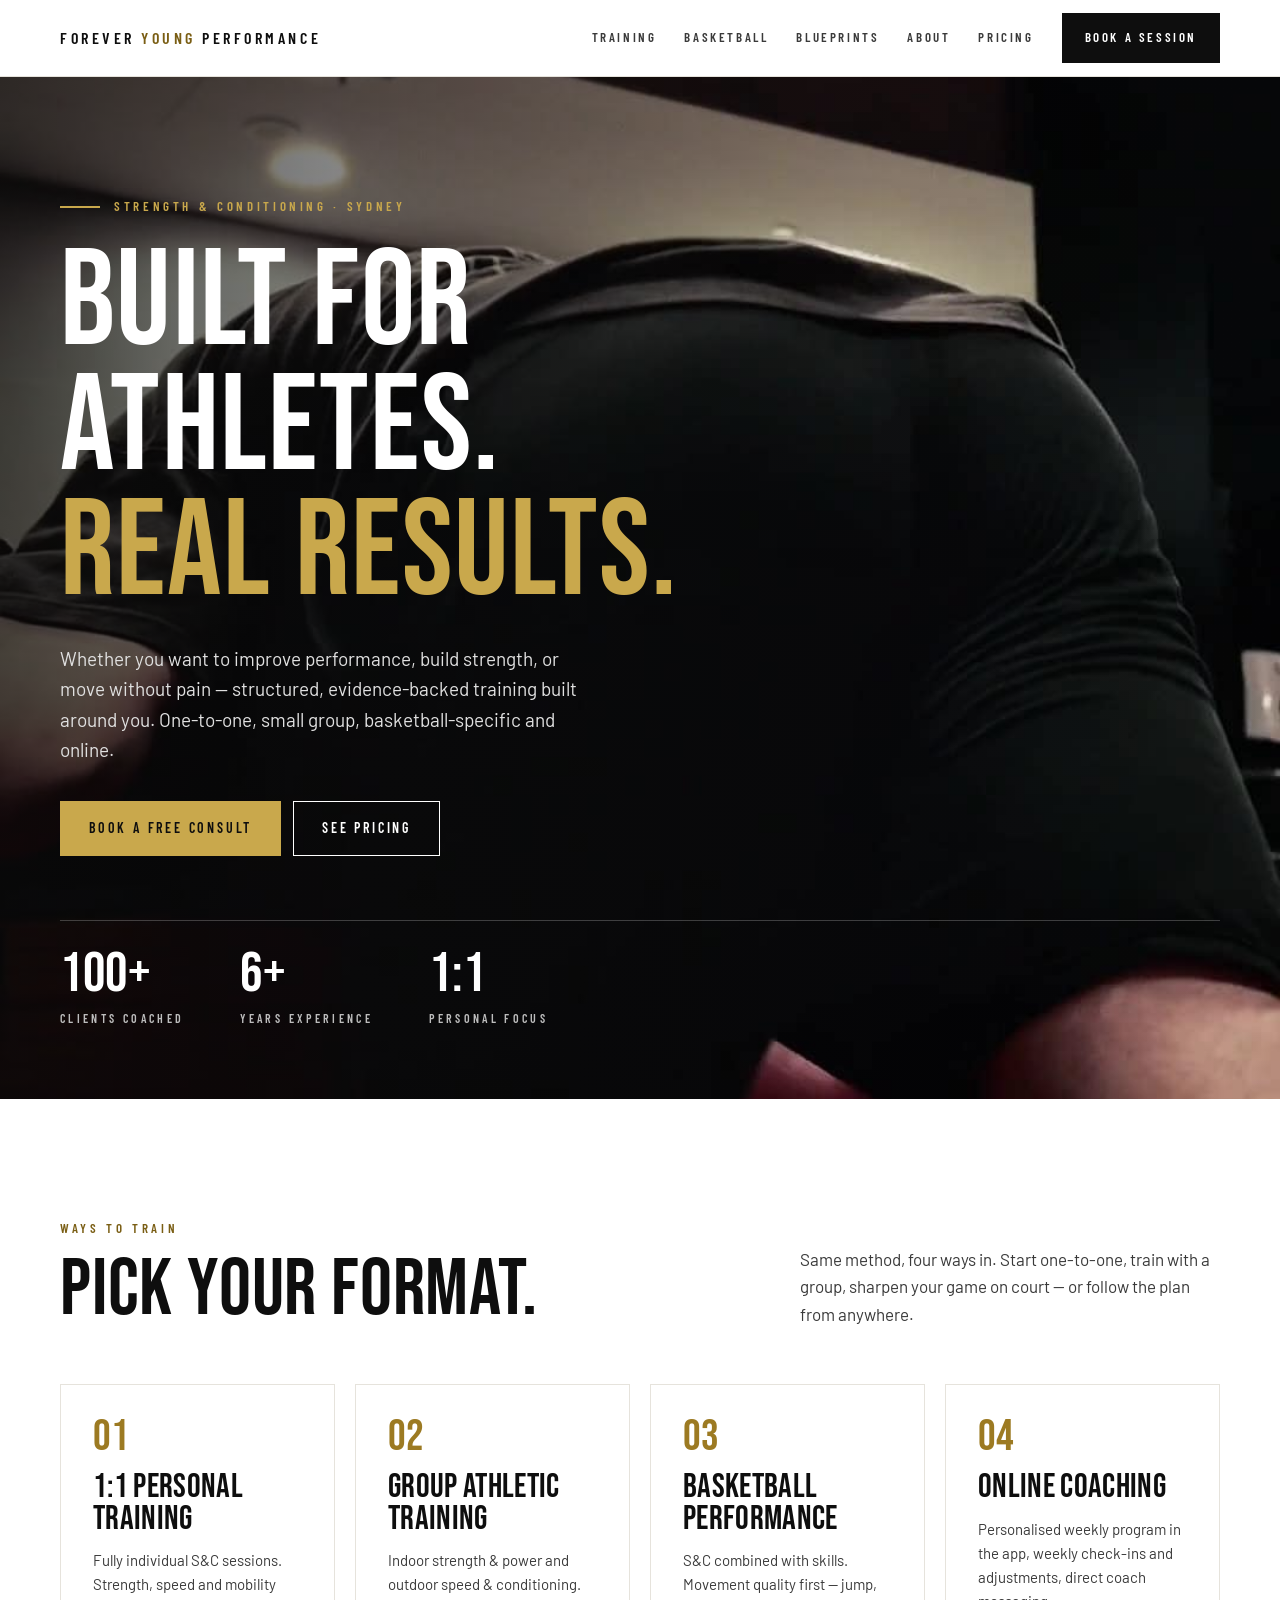
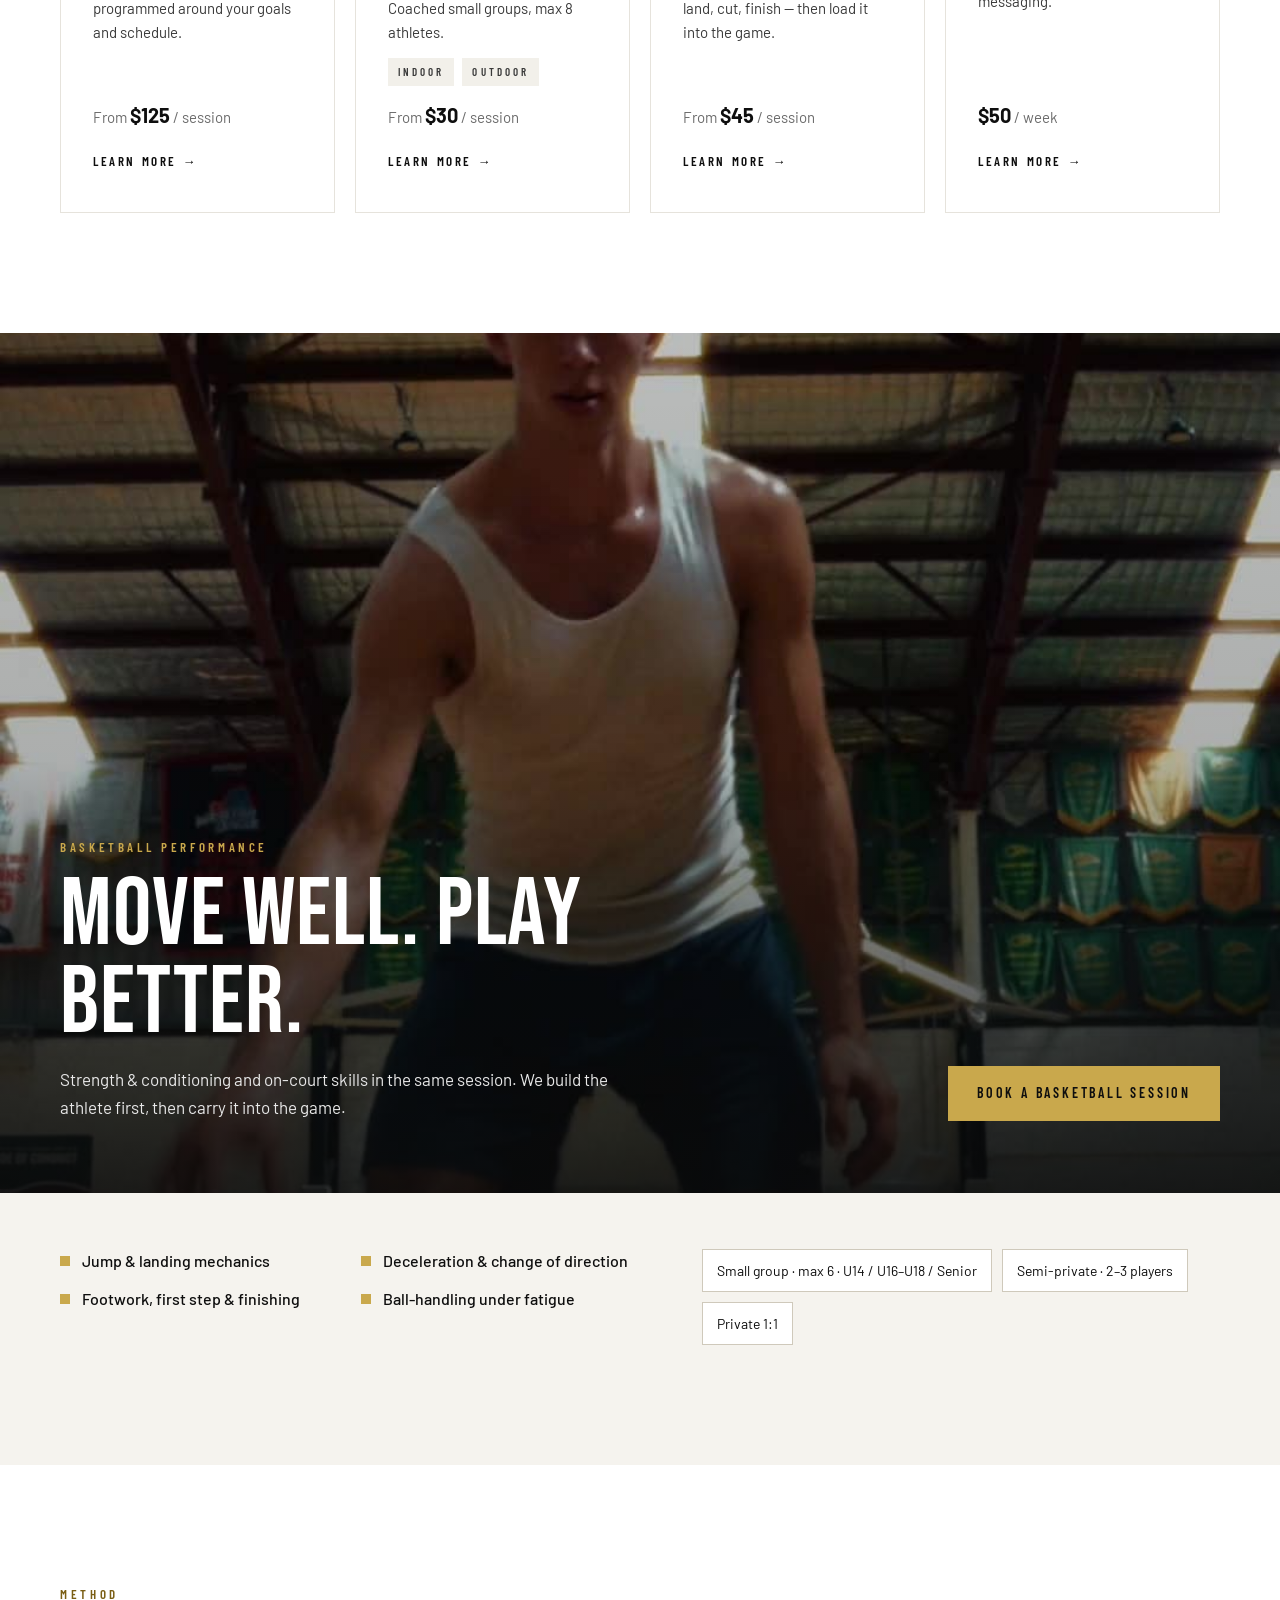
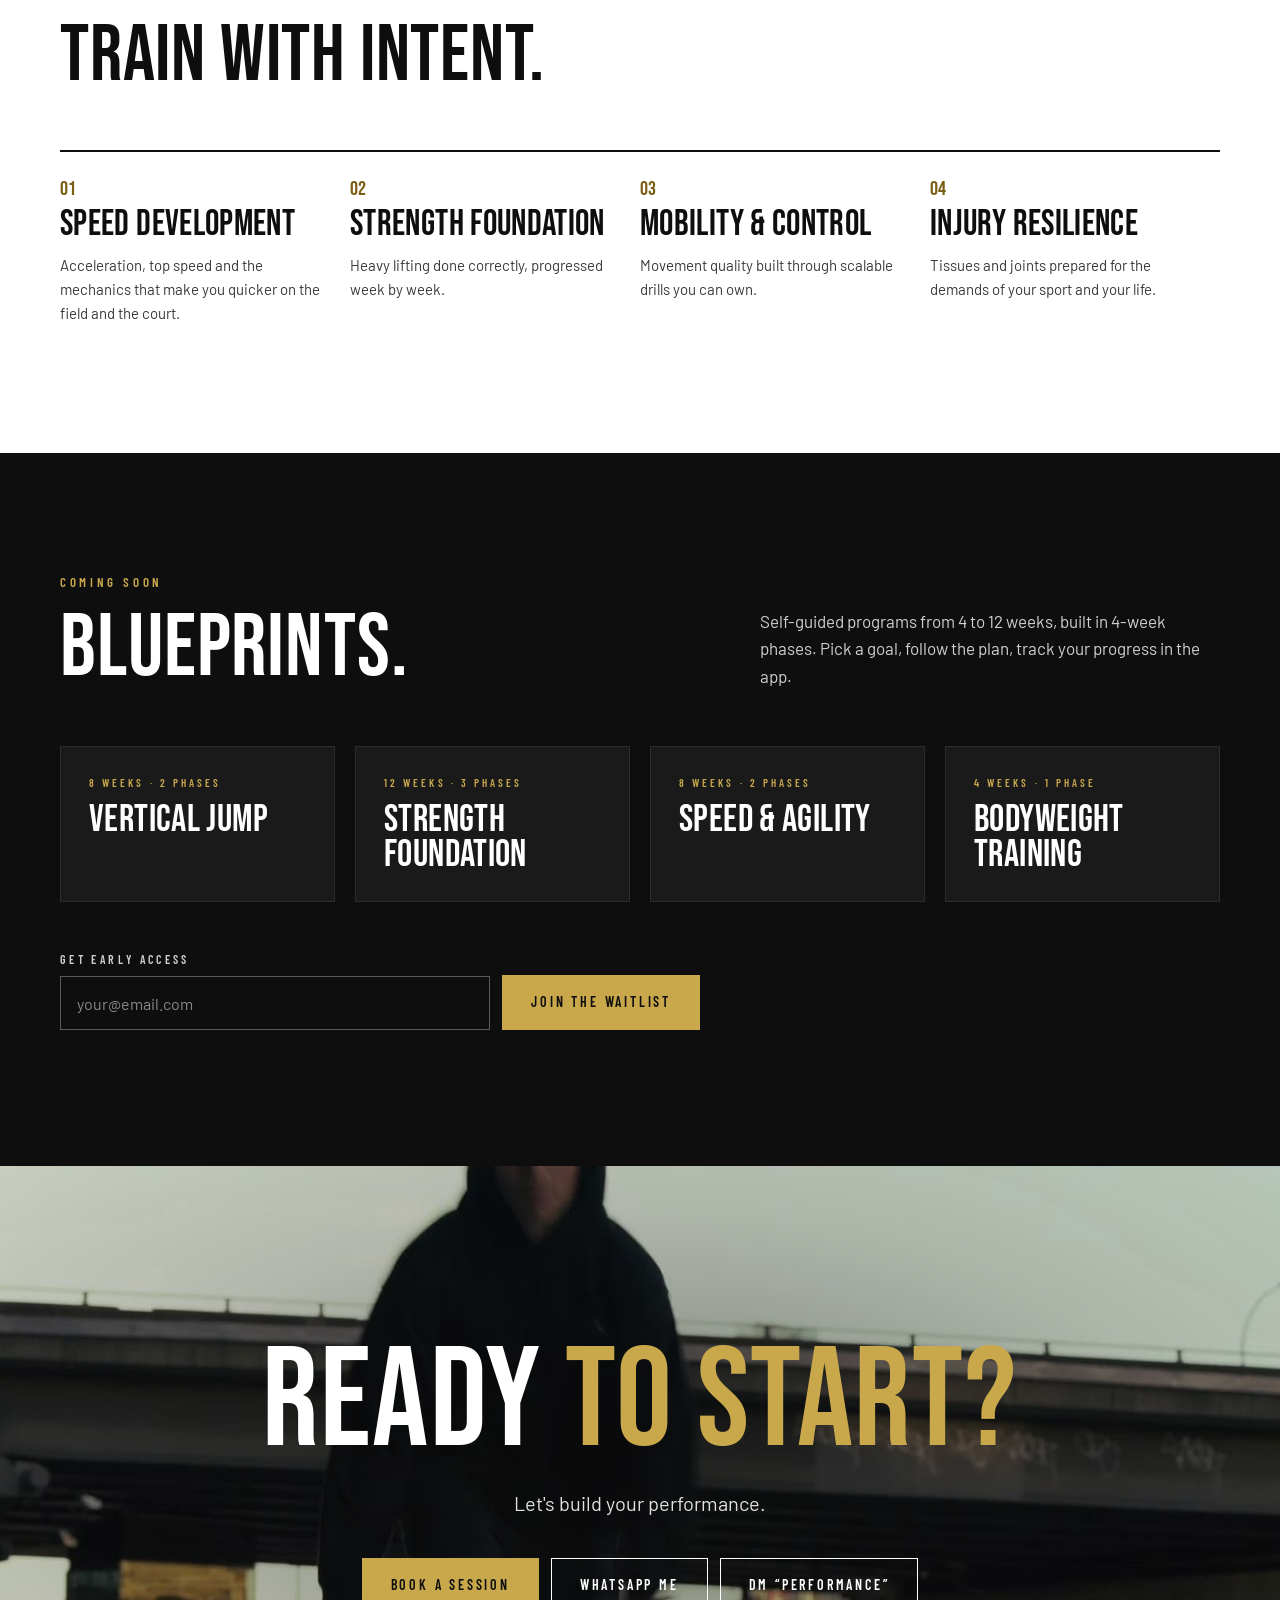
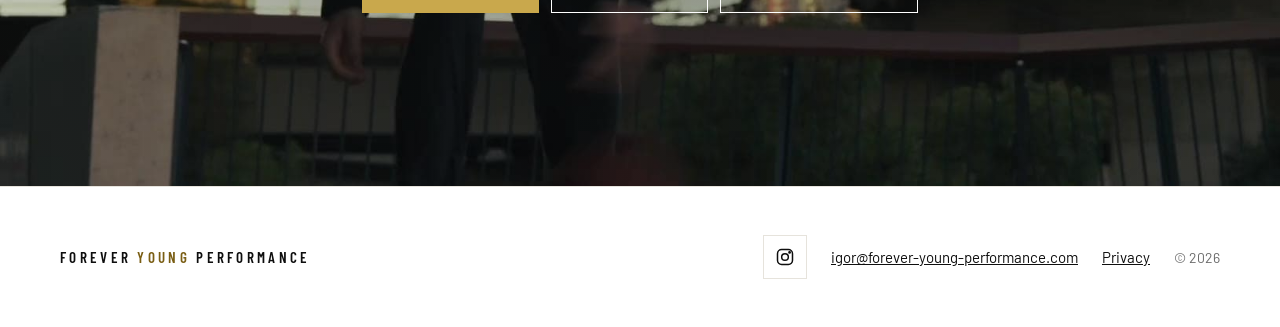
<file: index.html>
<!doctype html>
<html lang="en-AU" class="no-js">
<head>
<meta charset="utf-8">
<meta name="viewport" content="width=device-width, initial-scale=1">
<script>document.documentElement.classList.remove("no-js")</script>
<title>Forever Young Performance | Strength &amp; Conditioning Coach in Sydney</title>
<meta name="description" content="Strength & conditioning in Sydney: 1:1 personal training, small-group athletic training, basketball performance and online coaching. Book a free consult.">
<link rel="canonical" href="https://forever-young-performance.com/">
<meta property="og:type" content="website">
<meta property="og:site_name" content="Forever Young Performance">
<meta property="og:locale" content="en_AU">
<meta property="og:url" content="https://forever-young-performance.com/">
<meta property="og:title" content="Forever Young Performance | Built for athletes. Real results.">
<meta property="og:description" content="Strength & conditioning in Sydney: 1:1, small group, basketball-specific and online coaching.">
<meta property="og:image" content="https://forever-young-performance.com/assets/img/og.jpg">
<meta property="og:image:width" content="1200">
<meta property="og:image:height" content="630">
<meta name="twitter:card" content="summary_large_image">
<meta name="theme-color" content="#0E0E0E">
<link rel="icon" type="image/png" sizes="32x32" href="/favicon-32.png">
<link rel="icon" type="image/png" sizes="16x16" href="/favicon-16.png">
<link rel="apple-touch-icon" href="/apple-touch-icon.png">
<link rel="preload" as="image" href="/assets/media/hero-poster.jpg" fetchpriority="high">
<link rel="preconnect" href="https://fonts.googleapis.com">
<link rel="preconnect" href="https://fonts.gstatic.com" crossorigin>
<link rel="stylesheet" href="https://fonts.googleapis.com/css2?family=Bebas+Neue&amp;family=Barlow:wght@400;500;600&amp;family=Barlow+Condensed:wght@500;600&amp;display=swap">
<link rel="stylesheet" href="/assets/css/site.css">
<script src="/assets/js/site.js" defer></script>
<script type="application/ld+json">
{
  "@context": "https://schema.org",
  "@type": "LocalBusiness",
  "@id": "https://forever-young-performance.com/#business",
  "name": "Forever Young Performance",
  "description": "Strength & conditioning coaching in Sydney: 1:1 personal training, small-group athletic training, basketball performance and online coaching.",
  "url": "https://forever-young-performance.com/",
  "logo": "https://forever-young-performance.com/apple-touch-icon.png",
  "image": "https://forever-young-performance.com/assets/img/og.jpg",
  "email": "igor@forever-young-performance.com",
  "areaServed": { "@type": "City", "name": "Sydney" },
  "sameAs": ["https://instagram.com/forever_young_performance"],
  "founder": { "@type": "Person", "name": "Igor Recordati", "jobTitle": "Founder & Head Coach" },
  "currenciesAccepted": "AUD"
}
</script>
</head>
<body>
<a class="skip" href="#main">Skip to content</a>

<header class="site-header" id="top">
<div class="wrap hdr">
<a class="logo" href="/" aria-label="Forever Young Performance, home">FOREVER <span>YOUNG</span> PERFORMANCE</a>
<button class="menu-btn" type="button" aria-expanded="false" aria-controls="site-nav" aria-label="Open menu">
<svg class="i-open" viewBox="0 0 24 24" fill="none" stroke="currentColor" stroke-width="2" stroke-linecap="square" aria-hidden="true"><path d="M3 6h18M3 12h18M3 18h18"/></svg>
<svg class="i-close" viewBox="0 0 24 24" fill="none" stroke="currentColor" stroke-width="2" stroke-linecap="square" aria-hidden="true"><path d="M5 5l14 14M19 5L5 19"/></svg>
</button>
<nav id="site-nav" class="nav" aria-label="Main">
<a class="nl" href="/#train">Training</a>
<a class="nl" href="/#basketball">Basketball</a>
<a class="nl" href="/#blueprints">Blueprints</a>
<a class="nl" href="/about">About</a>
<a class="nl" href="/pricing">Pricing</a>
<a class="btn btn-dark btn-sm" href="/apply">Book a session</a>
</nav>
</div>
</header>

<main id="main">

<section class="media-sec hero" aria-labelledby="hero-title">
<video class="bg-video" muted loop playsinline preload="metadata" poster="/assets/media/hero-poster.jpg" aria-hidden="true" tabindex="-1">
<!-- When a horizontal hero file is supplied, add it first:
<source media="(min-width: 768px) and (orientation: landscape)" src="/assets/media/hero-landscape.mp4" type="video/mp4"> -->
<source src="/assets/media/hero.mp4" type="video/mp4">
</video>
<div class="shade" aria-hidden="true"></div>
<div class="wrap content">
<div style="max-width:680px">
<p class="eb eb-line gold" style="margin:0">Strength &amp; Conditioning · Sydney</p>
<h1 id="hero-title" class="h fs-136" style="margin-top:24px;color:var(--white)">Built for athletes.<br><span class="gold">Real results.</span></h1>
<p class="lead" style="color:#E0E0E0;max-width:540px;margin:28px 0 0">Whether you want to improve performance, build strength, or move without pain — structured, evidence-backed training built around you. One-to-one, small group, basketball-specific and online.</p>
<div class="actions" style="margin-top:36px">
<a class="btn btn-gold" href="/apply#consult">Book a free consult</a>
<a class="btn btn-ghost-w" href="/pricing">See pricing</a>
</div>
</div>
<div class="stats">
<div><div class="h">100+</div><div class="eb" style="color:#BDBDBD;font-size:12px;margin-top:8px">Clients coached</div></div>
<div><div class="h">6+</div><div class="eb" style="color:#BDBDBD;font-size:12px;margin-top:8px">Years experience</div></div>
<div><div class="h">1:1</div><div class="eb" style="color:#BDBDBD;font-size:12px;margin-top:8px">Personal focus</div></div>
</div>
</div>
</section>

<section id="train" class="sec" aria-labelledby="train-title">
<div class="wrap">
<div class="row-head">
<div>
<p class="eb gold-dkr" style="margin:0">Ways to train</p>
<h2 id="train-title" class="h fs-80" style="margin-top:16px">Pick your format.</h2>
</div>
<p style="font-size:17px;line-height:1.6;color:var(--body);max-width:420px;margin:0">Same method, four ways in. Start one-to-one, train with a group, sharpen your game on court — or follow the plan from anywhere.</p>
</div>
<div class="grid g-260" style="margin-top:56px">
<article class="card">
<div class="h num" aria-hidden="true">01</div>
<h3 class="h" style="font-size:34px">1:1 Personal Training</h3>
<p class="grow">Fully individual S&amp;C sessions. Strength, speed and mobility programmed around your goals and schedule.</p>
<div class="price-from">From <strong>$125</strong> / session</div>
<a class="more" href="/pricing#pt" aria-label="Learn more about 1:1 Personal Training">Learn more →</a>
</article>
<article class="card">
<div class="h num" aria-hidden="true">02</div>
<h3 class="h" style="font-size:34px">Group Athletic Training</h3>
<p class="grow">Indoor strength &amp; power and outdoor speed &amp; conditioning. Coached small groups, max 8 athletes.</p>
<div class="tags"><span class="tag">Indoor</span><span class="tag">Outdoor</span></div>
<div class="price-from">From <strong>$30</strong> / session</div>
<a class="more" href="/pricing#group" aria-label="Learn more about Group Athletic Training">Learn more →</a>
</article>
<article class="card">
<div class="h num" aria-hidden="true">03</div>
<h3 class="h" style="font-size:34px">Basketball Performance</h3>
<p class="grow">S&amp;C combined with skills. Movement quality first — jump, land, cut, finish — then load it into the game.</p>
<div class="price-from">From <strong>$45</strong> / session</div>
<a class="more" href="#basketball" aria-label="Learn more about Basketball Performance">Learn more →</a>
</article>
<article class="card">
<div class="h num" aria-hidden="true">04</div>
<h3 class="h" style="font-size:34px">Online Coaching</h3>
<p class="grow">Personalised weekly program in the app, weekly check-ins and adjustments, direct coach messaging.</p>
<div class="price-from"><strong>$50</strong> / week</div>
<a class="more" href="/pricing#online" aria-label="Learn more about Online Coaching">Learn more →</a>
</article>
</div>
</div>
</section>

<section id="basketball" class="sec-alt" style="padding:0 0 120px" aria-labelledby="bball-title">
<div class="media-sec bball-band">
<video class="bg-video" muted loop playsinline preload="metadata" poster="/assets/media/basketball-poster.jpg" aria-hidden="true" tabindex="-1">
<!-- When a horizontal basketball file is supplied, add it first:
<source media="(min-width: 768px) and (orientation: landscape)" src="/assets/media/basketball-landscape.mp4" type="video/mp4"> -->
<source src="/assets/media/basketball.mp4" type="video/mp4">
</video>
<div class="shade" aria-hidden="true"></div>
<div class="wrap content">
<div style="max-width:640px">
<p class="eb gold" style="margin:0">Basketball Performance</p>
<h2 id="bball-title" class="h fs-96" style="margin-top:14px;color:var(--white)">Move well. Play better.</h2>
<p style="font-size:17px;line-height:1.6;color:#E8E8E8;margin:18px 0 0;max-width:560px">Strength &amp; conditioning and on-court skills in the same session. We build the athlete first, then carry it into the game.</p>
</div>
<a class="btn btn-gold" href="/apply#basketball">Book a basketball session</a>
</div>
</div>
<div class="wrap">
<div style="display:flex;flex-wrap:wrap;gap:32px 64px;margin-top:56px;align-items:flex-start">
<ul style="flex:1 1 420px;min-width:0;display:grid;grid-template-columns:repeat(auto-fit,minmax(min(220px,100%),1fr));gap:14px 24px;list-style:none;margin:0;padding:0">
<li class="bullet">Jump &amp; landing mechanics</li>
<li class="bullet">Deceleration &amp; change of direction</li>
<li class="bullet">Footwork, first step &amp; finishing</li>
<li class="bullet">Ball-handling under fatigue</li>
</ul>
<div style="flex:1 1 360px;min-width:0;display:flex;flex-wrap:wrap;gap:10px">
<span class="pill">Small group · max 6 · U14 / U16–U18 / Senior</span>
<span class="pill">Semi-private · 2–3 players</span>
<span class="pill">Private 1:1</span>
</div>
</div>
</div>
</section>

<section id="method" class="sec" aria-labelledby="method-title">
<div class="wrap">
<p class="eb gold-dkr" style="margin:0">Method</p>
<h2 id="method-title" class="h fs-80" style="margin-top:16px">Train with intent.</h2>
<div class="method">
<div><div class="h gold-dkr" style="font-size:20px" aria-hidden="true">01</div><h3 class="h" style="font-size:36px;margin-top:10px">Speed Development</h3><p>Acceleration, top speed and the mechanics that make you quicker on the field and the court.</p></div>
<div><div class="h gold-dkr" style="font-size:20px" aria-hidden="true">02</div><h3 class="h" style="font-size:36px;margin-top:10px">Strength Foundation</h3><p>Heavy lifting done correctly, progressed week by week.</p></div>
<div><div class="h gold-dkr" style="font-size:20px" aria-hidden="true">03</div><h3 class="h" style="font-size:36px;margin-top:10px">Mobility &amp; Control</h3><p>Movement quality built through scalable drills you can own.</p></div>
<div><div class="h gold-dkr" style="font-size:20px" aria-hidden="true">04</div><h3 class="h" style="font-size:36px;margin-top:10px">Injury Resilience</h3><p>Tissues and joints prepared for the demands of your sport and your life.</p></div>
</div>
</div>
</section>

<section id="blueprints" class="sec sec-dark" aria-labelledby="bp-title">
<div class="wrap">
<div class="row-head">
<div>
<p class="eb gold" style="margin:0">Coming soon</p>
<h2 id="bp-title" class="h fs-88" style="margin-top:16px">Blueprints.</h2>
</div>
<p style="font-size:17px;line-height:1.6;color:#CFCFCF;max-width:460px;margin:0">Self-guided programs from 4 to 12 weeks, built in 4-week phases. Pick a goal, follow the plan, track your progress in the app.</p>
</div>
<div class="grid g-240" style="margin-top:56px">
<div class="bp-card"><div class="eb gold" style="font-size:11px">8 weeks · 2 phases</div><h3 class="h" style="font-size:38px">Vertical Jump</h3></div>
<div class="bp-card"><div class="eb gold" style="font-size:11px">12 weeks · 3 phases</div><h3 class="h" style="font-size:38px">Strength Foundation</h3></div>
<div class="bp-card"><div class="eb gold" style="font-size:11px">8 weeks · 2 phases</div><h3 class="h" style="font-size:38px">Speed &amp; Agility</h3></div>
<div class="bp-card"><div class="eb gold" style="font-size:11px">4 weeks · 1 phase</div><h3 class="h" style="font-size:38px">Bodyweight Training</h3></div>
</div>
<form class="waitlist" name="blueprints-waitlist" method="POST" action="/thanks" data-netlify="true" netlify-honeypot="company">
<input type="hidden" name="form-name" value="blueprints-waitlist">
<p hidden><label>Leave this empty: <input name="company" tabindex="-1" autocomplete="off"></label></p>
<input type="hidden" name="source" value="Homepage">
<div class="fld">
<label for="wl" class="eb" style="color:#CFCFCF;font-size:12px">Get early access</label>
<input id="wl" name="email" type="email" required autocomplete="email" placeholder="your@email.com">
</div>
<button type="submit" class="btn btn-gold">Join the waitlist</button>
<p class="form-msg" role="status" aria-live="polite"></p>
</form>
</div>
</section>

<section class="media-sec ready" aria-labelledby="ready-title">
<video class="bg-video" muted loop playsinline preload="metadata" poster="/assets/media/ready-poster.jpg" aria-hidden="true" tabindex="-1">
<source src="/assets/media/ready.mp4" type="video/mp4">
</video>
<div class="shade" aria-hidden="true"></div>
<div class="wrap content">
<h2 id="ready-title" class="h fs-140" style="color:var(--white)">Ready <span class="gold">to start?</span></h2>
<p style="font-size:20px;margin:20px 0 0;color:#E0E0E0">Let's build your performance.</p>
<div class="actions">
<a class="btn btn-gold" href="/apply">Book a session</a>
<a class="btn btn-ghost-w" href="https://wa.me/61498622225" target="_blank" rel="noopener">WhatsApp me</a>
<a class="btn btn-ghost-w" href="https://instagram.com/forever_young_performance" target="_blank" rel="noopener">DM “Performance”</a>
</div>
</div>
</section>

</main>

<footer class="site-footer">
<div class="wrap">
<div class="logo" style="font-size:15px">FOREVER <span>YOUNG</span> PERFORMANCE</div>
<div class="ft-links">
<a class="ico" href="https://instagram.com/forever_young_performance" target="_blank" rel="noopener" aria-label="Instagram"><svg width="20" height="20" viewBox="0 0 24 24" fill="none" stroke="#0E0E0E" stroke-width="1.8" aria-hidden="true"><rect x="3" y="3" width="18" height="18" rx="5"/><circle cx="12" cy="12" r="4"/><circle cx="17.5" cy="6.5" r="0.8" fill="#0E0E0E"/></svg></a>
<a href="mailto:igor@forever-young-performance.com">igor@forever-young-performance.com</a>
<a href="/privacy">Privacy</a>
<span class="muted" style="font-size:14px">© 2026</span>
</div>
</div>
</footer>

<a href="#top" class="totop" aria-label="Back to top"><svg width="20" height="20" viewBox="0 0 24 24" fill="none" stroke="#C9A84C" stroke-width="2" stroke-linecap="round" stroke-linejoin="round" aria-hidden="true"><path d="M12 19V5"/><path d="M5 12l7-7 7 7"/></svg></a>
</body>
</html>
</file>
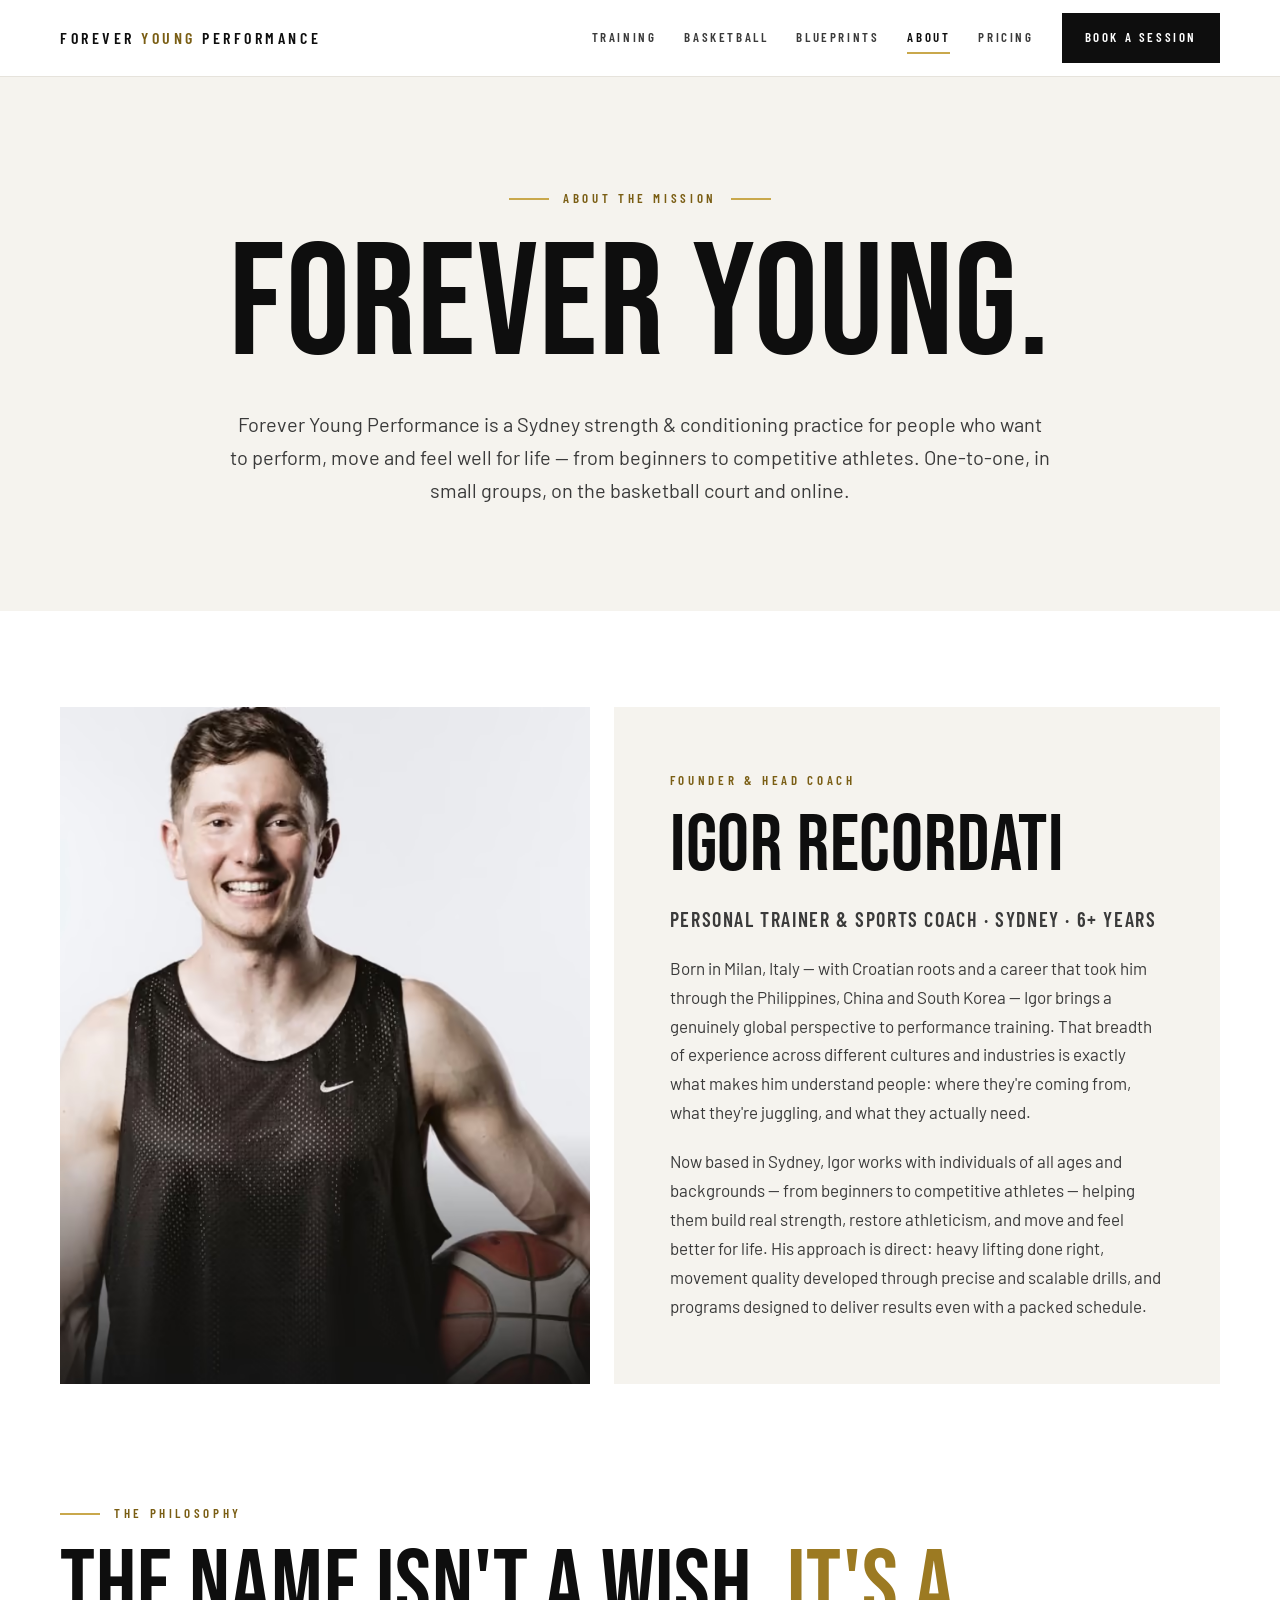
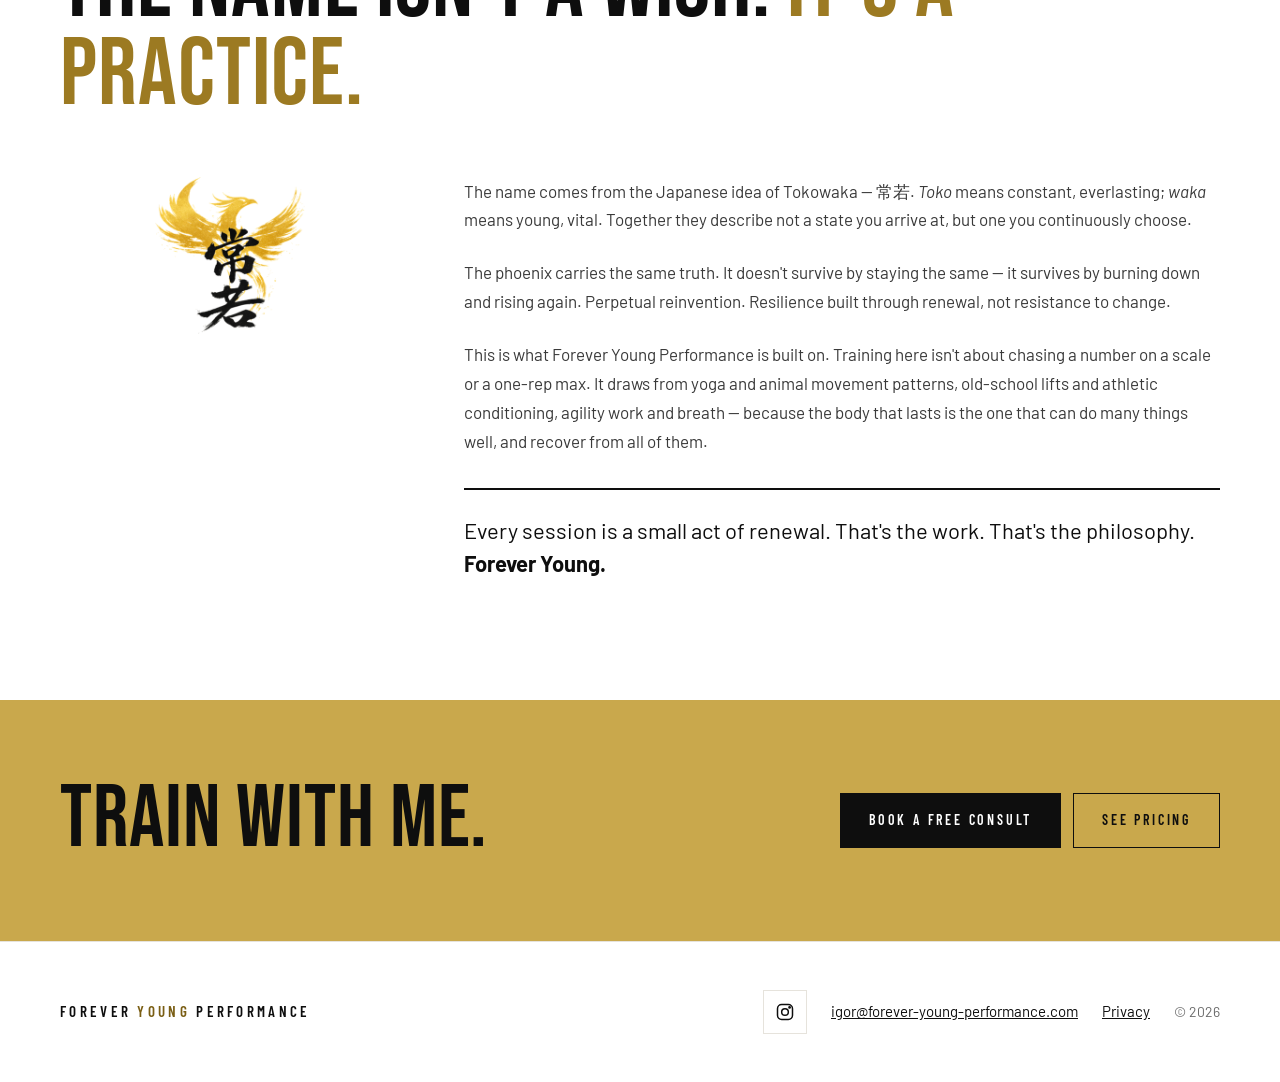
<file: about.html>
<!doctype html>
<html lang="en-AU" class="no-js">
<head>
<meta charset="utf-8">
<meta name="viewport" content="width=device-width, initial-scale=1">
<script>document.documentElement.classList.remove("no-js")</script>
<title>About Igor Recordati | Forever Young Performance, Sydney</title>
<meta name="description" content="Forever Young Performance is a Sydney strength & conditioning practice founded by coach Igor Recordati. Meet the coach and the Tokowaka philosophy behind the name.">
<link rel="canonical" href="https://forever-young-performance.com/about">
<meta property="og:type" content="profile">
<meta property="og:site_name" content="Forever Young Performance">
<meta property="og:locale" content="en_AU">
<meta property="og:url" content="https://forever-young-performance.com/about">
<meta property="og:title" content="About | Forever Young Performance">
<meta property="og:description" content="Meet Igor Recordati, founder and head coach, and the philosophy behind Forever Young Performance.">
<meta property="og:image" content="https://forever-young-performance.com/assets/img/og.jpg">
<meta property="og:image:width" content="1200">
<meta property="og:image:height" content="630">
<meta name="twitter:card" content="summary_large_image">
<meta name="theme-color" content="#0E0E0E">
<link rel="icon" type="image/png" sizes="32x32" href="/favicon-32.png">
<link rel="icon" type="image/png" sizes="16x16" href="/favicon-16.png">
<link rel="apple-touch-icon" href="/apple-touch-icon.png">
<link rel="preconnect" href="https://fonts.googleapis.com">
<link rel="preconnect" href="https://fonts.gstatic.com" crossorigin>
<link rel="stylesheet" href="https://fonts.googleapis.com/css2?family=Bebas+Neue&amp;family=Barlow:wght@400;500;600&amp;family=Barlow+Condensed:wght@500;600&amp;display=swap">
<link rel="stylesheet" href="/assets/css/site.css">
<script src="/assets/js/site.js" defer></script>
</head>
<body>
<a class="skip" href="#main">Skip to content</a>

<header class="site-header" id="top">
<div class="wrap hdr">
<a class="logo" href="/" aria-label="Forever Young Performance, home">FOREVER <span>YOUNG</span> PERFORMANCE</a>
<button class="menu-btn" type="button" aria-expanded="false" aria-controls="site-nav" aria-label="Open menu">
<svg class="i-open" viewBox="0 0 24 24" fill="none" stroke="currentColor" stroke-width="2" stroke-linecap="square" aria-hidden="true"><path d="M3 6h18M3 12h18M3 18h18"/></svg>
<svg class="i-close" viewBox="0 0 24 24" fill="none" stroke="currentColor" stroke-width="2" stroke-linecap="square" aria-hidden="true"><path d="M5 5l14 14M19 5L5 19"/></svg>
</button>
<nav id="site-nav" class="nav" aria-label="Main">
<a class="nl" href="/#train">Training</a>
<a class="nl" href="/#basketball">Basketball</a>
<a class="nl" href="/#blueprints">Blueprints</a>
<a class="nl" href="/about" aria-current="page">About</a>
<a class="nl" href="/pricing">Pricing</a>
<a class="btn btn-dark btn-sm" href="/apply">Book a session</a>
</nav>
</div>
</header>

<main id="main">

<section class="sec-alt" style="padding:clamp(72px,10vw,112px) 0 clamp(64px,9vw,104px)" aria-labelledby="about-title">
<div class="wrap" style="text-align:center">
<p class="eb eb-line both gold-dkr" style="margin:0">About the mission</p>
<h1 id="about-title" class="h fs-160" style="margin-top:24px">Forever young.</h1>
<p style="font-size:clamp(17px,2vw,20px);line-height:1.65;color:var(--body);max-width:820px;margin:28px auto 0">Forever Young Performance is a Sydney strength &amp; conditioning practice for people who want to perform, move and feel well for life — from beginners to competitive athletes. One-to-one, in small groups, on the basketball court and online.</p>
</div>
</section>

<section style="padding:clamp(56px,8vw,96px) 0" aria-labelledby="igor-title">
<div class="wrap founder">
<div class="photo">
<picture>
<source type="image/avif" srcset="/assets/img/igor-portrait-400.avif 400w, /assets/img/igor-portrait-636.avif 636w" sizes="(max-width: 960px) 100vw, 560px">
<source type="image/webp" srcset="/assets/img/igor-portrait-400.webp 400w, /assets/img/igor-portrait-636.webp 636w" sizes="(max-width: 960px) 100vw, 560px">
<img src="/assets/img/igor-portrait-636.jpg" srcset="/assets/img/igor-portrait-400.jpg 400w, /assets/img/igor-portrait-636.jpg 636w" sizes="(max-width: 960px) 100vw, 560px" width="636" height="838" alt="Igor Recordati holding a basketball" decoding="async">
</picture>
</div>
<div class="bio">
<p class="eb gold-dkr" style="margin:0">Founder &amp; head coach</p>
<h2 id="igor-title" class="h fs-80">Igor Recordati</h2>
<p class="role" style="margin:0">Personal Trainer &amp; Sports Coach · Sydney · 6+ years</p>
<p class="bp">Born in Milan, Italy — with Croatian roots and a career that took him through the Philippines, China and South Korea — Igor brings a genuinely global perspective to performance training. That breadth of experience across different cultures and industries is exactly what makes him understand people: where they're coming from, what they're juggling, and what they actually need.</p>
<p class="bp">Now based in Sydney, Igor works with individuals of all ages and backgrounds — from beginners to competitive athletes — helping them build real strength, restore athleticism, and move and feel better for life. His approach is direct: heavy lifting done right, movement quality developed through precise and scalable drills, and programs designed to deliver results even with a packed schedule.</p>
</div>
</div>
</section>

<section style="padding:24px 0 clamp(80px,10vw,120px)" aria-labelledby="philo-title">
<div class="wrap">
<p class="eb eb-line gold-dkr" style="margin:0">The philosophy</p>
<h2 id="philo-title" class="h fs-96" style="margin-top:20px;max-width:900px">The name isn't a wish. <span class="gold-dk">It's a practice.</span></h2>
<div class="philo">
<div class="logo-col">
<img src="/assets/img/phoenix-320.png" width="150" height="157" loading="lazy" decoding="async" alt="Forever Young Performance phoenix logo with the characters 常若">
</div>
<div class="txt">
<p class="bp">The name comes from the Japanese idea of Tokowaka — <span lang="ja">常若</span>. <em>Toko</em> means constant, everlasting; <em>waka</em> means young, vital. Together they describe not a state you arrive at, but one you continuously choose.</p>
<p class="bp">The phoenix carries the same truth. It doesn't survive by staying the same — it survives by burning down and rising again. Perpetual reinvention. Resilience built through renewal, not resistance to change.</p>
<p class="bp">This is what Forever Young Performance is built on. Training here isn't about chasing a number on a scale or a one-rep max. It draws from yoga and animal movement patterns, old-school lifts and athletic conditioning, agility work and breath — because the body that lasts is the one that can do many things well, and recover from all of them.</p>
<p style="font-size:22px;line-height:1.5;margin:8px 0 0;border-top:2px solid var(--dark);padding-top:24px">Every session is a small act of renewal. That's the work. That's the philosophy. <strong>Forever Young.</strong></p>
</div>
</div>
</div>
</section>

<section class="gold-band" aria-labelledby="twm-title">
<div class="wrap">
<h2 id="twm-title" class="h fs-88">Train with me.</h2>
<div class="actions">
<a class="btn btn-dark" href="/apply#consult">Book a free consult</a>
<a class="btn btn-ghost-d" href="/pricing">See pricing</a>
</div>
</div>
</section>

</main>

<footer class="site-footer">
<div class="wrap">
<div class="logo" style="font-size:15px">FOREVER <span>YOUNG</span> PERFORMANCE</div>
<div class="ft-links">
<a class="ico" href="https://instagram.com/forever_young_performance" target="_blank" rel="noopener" aria-label="Instagram"><svg width="20" height="20" viewBox="0 0 24 24" fill="none" stroke="#0E0E0E" stroke-width="1.8" aria-hidden="true"><rect x="3" y="3" width="18" height="18" rx="5"/><circle cx="12" cy="12" r="4"/><circle cx="17.5" cy="6.5" r="0.8" fill="#0E0E0E"/></svg></a>
<a href="mailto:igor@forever-young-performance.com">igor@forever-young-performance.com</a>
<a href="/privacy">Privacy</a>
<span class="muted" style="font-size:14px">© 2026</span>
</div>
</div>
</footer>

<a href="#top" class="totop" aria-label="Back to top"><svg width="20" height="20" viewBox="0 0 24 24" fill="none" stroke="#C9A84C" stroke-width="2" stroke-linecap="round" stroke-linejoin="round" aria-hidden="true"><path d="M12 19V5"/><path d="M5 12l7-7 7 7"/></svg></a>
</body>
</html>
</file>
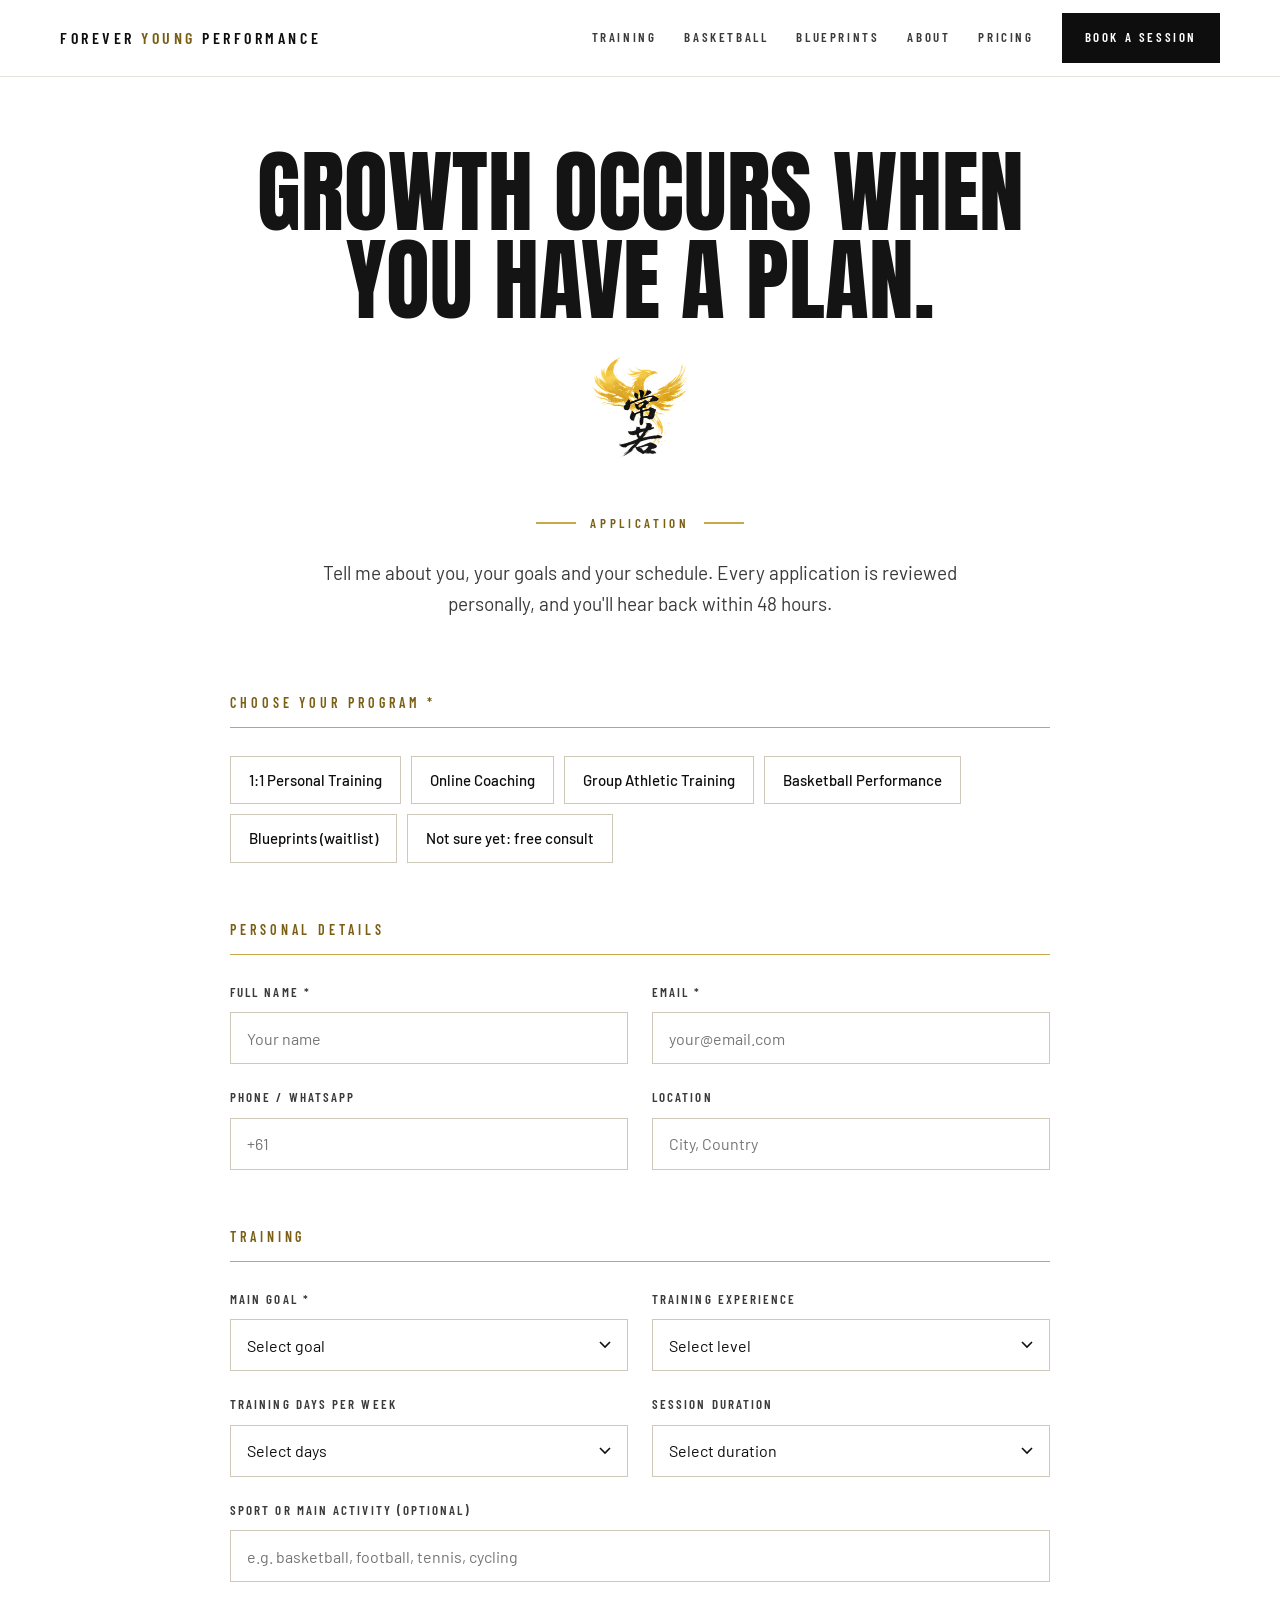
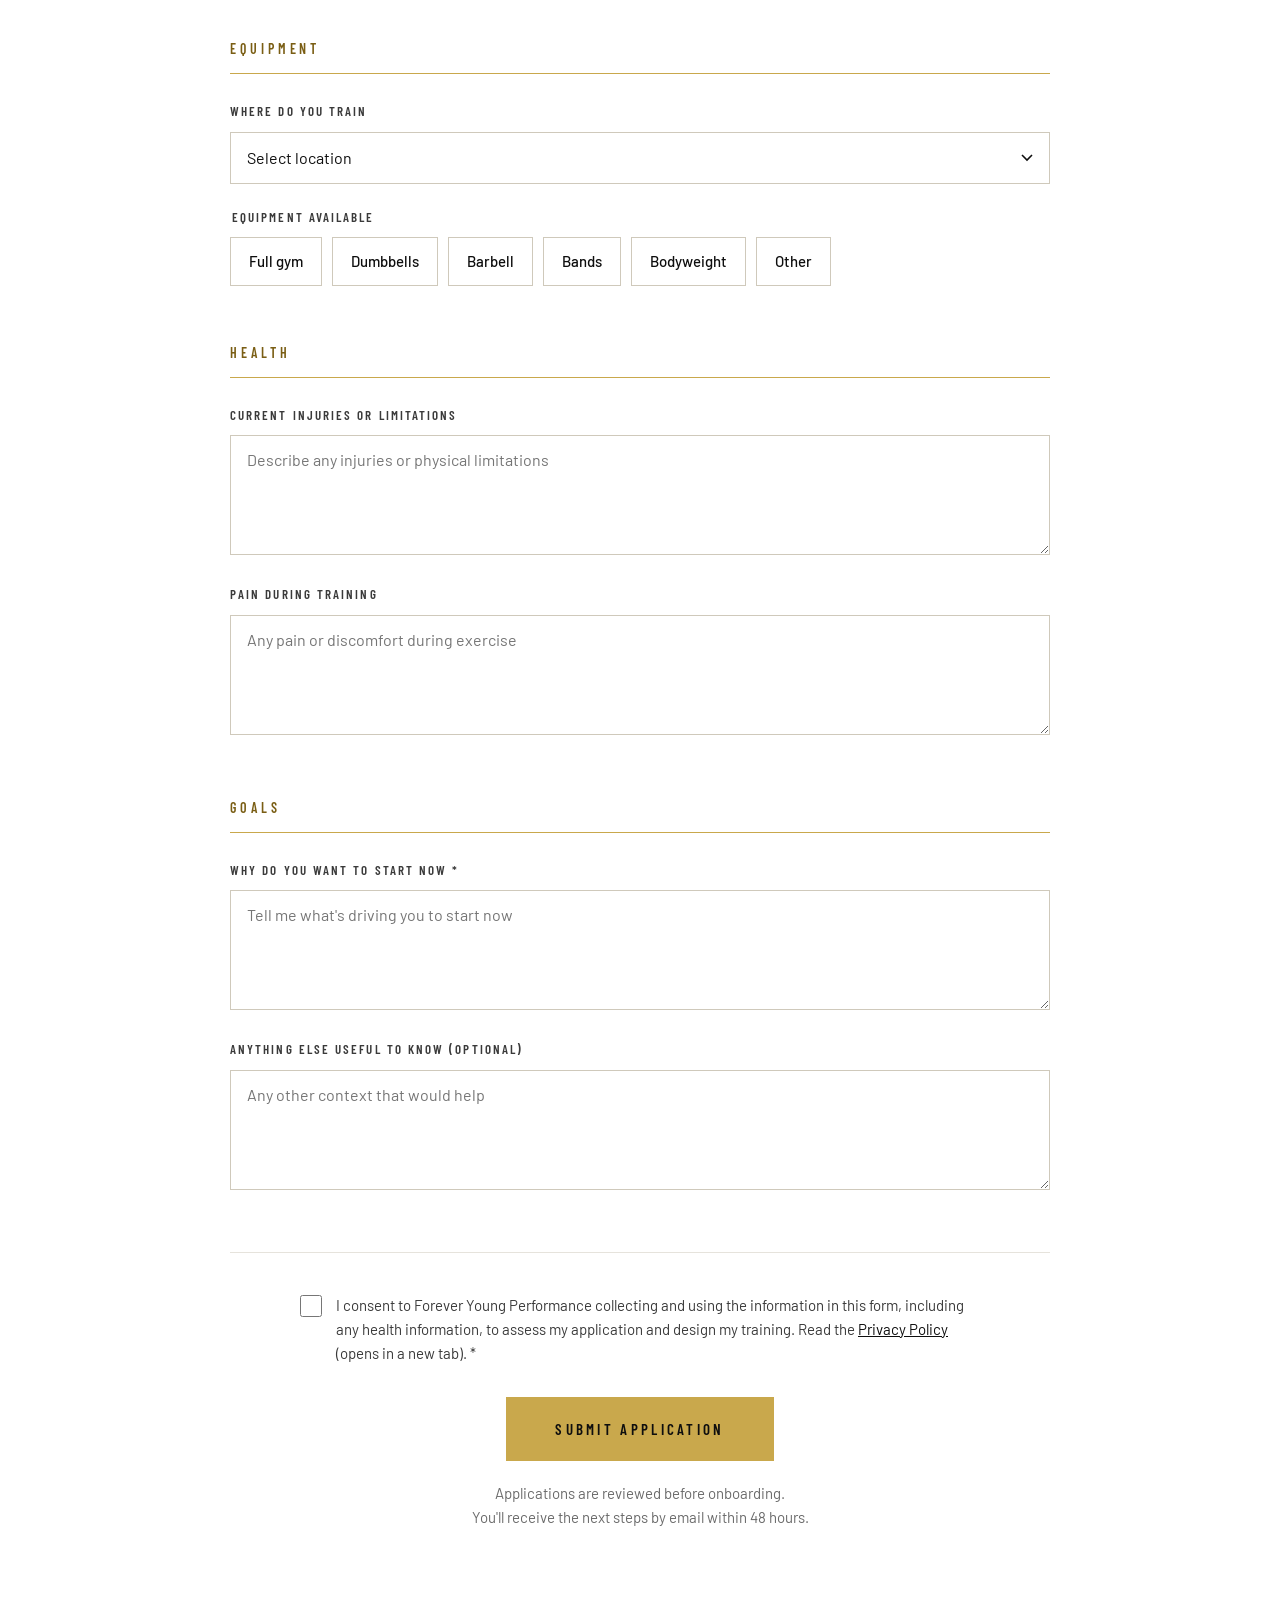
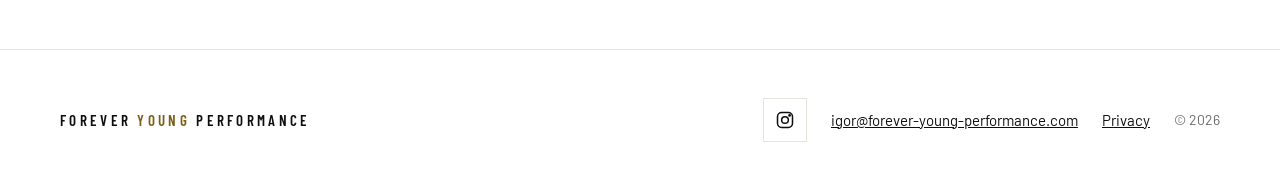
<file: apply.html>
<!doctype html>
<html lang="en-AU" class="no-js">
<head>
<meta charset="utf-8">
<meta name="viewport" content="width=device-width, initial-scale=1">
<script>document.documentElement.classList.remove("no-js")</script>
<title>Apply for Coaching | Forever Young Performance, Sydney</title>
<meta name="description" content="Apply for 1:1 personal training, online coaching, group athletic training or basketball performance with Forever Young Performance. Every application is reviewed personally within 48 hours.">
<link rel="canonical" href="https://forever-young-performance.com/apply">
<meta property="og:type" content="website">
<meta property="og:site_name" content="Forever Young Performance">
<meta property="og:locale" content="en_AU">
<meta property="og:url" content="https://forever-young-performance.com/apply">
<meta property="og:title" content="Apply for Coaching | Forever Young Performance">
<meta property="og:description" content="Growth occurs when you have a plan. Tell me about you, your goals and your schedule.">
<meta property="og:image" content="https://forever-young-performance.com/assets/img/og.jpg">
<meta property="og:image:width" content="1200">
<meta property="og:image:height" content="630">
<meta name="twitter:card" content="summary_large_image">
<meta name="theme-color" content="#0E0E0E">
<link rel="icon" type="image/png" sizes="32x32" href="/favicon-32.png">
<link rel="icon" type="image/png" sizes="16x16" href="/favicon-16.png">
<link rel="apple-touch-icon" href="/apple-touch-icon.png">
<link rel="preconnect" href="https://fonts.googleapis.com">
<link rel="preconnect" href="https://fonts.gstatic.com" crossorigin>
<link rel="stylesheet" href="https://fonts.googleapis.com/css2?family=Anton&amp;family=Bebas+Neue&amp;family=Barlow:wght@400;500;600&amp;family=Barlow+Condensed:wght@500;600&amp;display=swap">
<link rel="stylesheet" href="/assets/css/site.css">
<script src="/assets/js/site.js" defer></script>
</head>
<body>
<a class="skip" href="#main">Skip to content</a>

<header class="site-header" id="top">
<div class="wrap hdr">
<a class="logo" href="/" aria-label="Forever Young Performance, home">FOREVER <span>YOUNG</span> PERFORMANCE</a>
<button class="menu-btn" type="button" aria-expanded="false" aria-controls="site-nav" aria-label="Open menu">
<svg class="i-open" viewBox="0 0 24 24" fill="none" stroke="currentColor" stroke-width="2" stroke-linecap="square" aria-hidden="true"><path d="M3 6h18M3 12h18M3 18h18"/></svg>
<svg class="i-close" viewBox="0 0 24 24" fill="none" stroke="currentColor" stroke-width="2" stroke-linecap="square" aria-hidden="true"><path d="M5 5l14 14M19 5L5 19"/></svg>
</button>
<nav id="site-nav" class="nav" aria-label="Main">
<a class="nl" href="/#train">Training</a>
<a class="nl" href="/#basketball">Basketball</a>
<a class="nl" href="/#blueprints">Blueprints</a>
<a class="nl" href="/about">About</a>
<a class="nl" href="/pricing">Pricing</a>
<a class="btn btn-dark btn-sm" href="/apply" aria-current="page">Book a session</a>
</nav>
</div>
</header>

<main id="main">

<section style="padding:72px 0 8px">
<div class="wrap" style="display:flex;flex-direction:column;align-items:center;gap:32px;text-align:center">
<h1 class="apply-h">Growth occurs when you have a plan.</h1>
<img src="/assets/img/phoenix-192.png" width="96" height="101" alt="Forever Young Performance phoenix logo with the characters 常若">
</div>
</section>

<section style="padding:48px 0 32px">
<div class="wrap" style="text-align:center">
<p class="eb eb-line both gold-dkr" style="margin:0">Application</p>
<p style="font-size:19px;line-height:1.65;color:var(--body);max-width:640px;margin:24px auto 0">Tell me about you, your goals and your schedule. Every application is reviewed personally, and you'll hear back within 48 hours.</p>
</div>
</section>

<section id="form" style="padding:40px 0 120px" aria-label="Application form">
<div class="wrap" style="max-width:900px">

<div id="apply-form">
<form id="application" class="apply-form" name="application" method="POST" action="/thanks" data-netlify="true" netlify-honeypot="company">
<input type="hidden" name="form-name" value="application">
<p hidden><label>Leave this empty if you're human: <input name="company" tabindex="-1" autocomplete="off"></label></p>

<fieldset class="fs" id="program-set" aria-describedby="prog-err">
<legend class="lg">Choose your program *</legend>
<div class="chips">
<label class="chip"><input type="radio" name="program" id="prog-pt" value="1:1 Personal Training" required><span>1:1 Personal Training</span></label>
<label class="chip"><input type="radio" name="program" id="prog-online" value="Online Coaching"><span>Online Coaching</span></label>
<label class="chip"><input type="radio" name="program" id="prog-group" value="Group Athletic Training"><span>Group Athletic Training</span></label>
<label class="chip"><input type="radio" name="program" id="prog-basketball" value="Basketball Performance"><span>Basketball Performance</span></label>
<label class="chip"><input type="radio" name="program" id="prog-blueprints" value="Blueprints (waitlist)"><span>Blueprints (waitlist)</span></label>
<label class="chip"><input type="radio" name="program" id="prog-consult" value="Not sure yet: free consult"><span>Not sure yet: free consult</span></label>
</div>
<p class="field-err" id="prog-err" hidden></p>
</fieldset>

<fieldset class="fs">
<legend class="lg">Personal details</legend>
<div class="fgrid">
<div><label class="lb" for="f-name">Full name *</label><input class="in" id="f-name" name="full_name" type="text" required autocomplete="name" placeholder="Your name" aria-describedby="f-name-err"><p class="field-err" id="f-name-err" hidden></p></div>
<div><label class="lb" for="f-email">Email *</label><input class="in" id="f-email" name="email" type="email" required autocomplete="email" placeholder="your@email.com" aria-describedby="f-email-err"><p class="field-err" id="f-email-err" hidden></p></div>
<div><label class="lb" for="f-phone">Phone / WhatsApp</label><input class="in" id="f-phone" name="phone" type="tel" autocomplete="tel" placeholder="+61"></div>
<div><label class="lb" for="f-loc">Location</label><input class="in" id="f-loc" name="location" type="text" autocomplete="address-level2" placeholder="City, Country"></div>
</div>
</fieldset>

<fieldset class="fs">
<legend class="lg">Training</legend>
<div class="fgrid">
<div><label class="lb" for="f-goal">Main goal *</label><select class="in" id="f-goal" name="main_goal" required aria-describedby="f-goal-err"><option value="">Select goal</option><option>Build strength</option><option>Improve athletic performance</option><option>Body composition</option><option>Move without pain</option><option>Basketball performance</option><option>General fitness</option></select><p class="field-err" id="f-goal-err" hidden></p></div>
<div><label class="lb" for="f-exp">Training experience</label><select class="in" id="f-exp" name="experience"><option value="">Select level</option><option>Beginner (under 1 year)</option><option>Intermediate (1–3 years)</option><option>Advanced (3+ years)</option></select></div>
<div><label class="lb" for="f-days">Training days per week</label><select class="in" id="f-days" name="training_days"><option value="">Select days</option><option>1</option><option>2</option><option>3</option><option>4</option><option>5+</option></select></div>
<div><label class="lb" for="f-dur">Session duration</label><select class="in" id="f-dur" name="session_duration"><option value="">Select duration</option><option>30 min</option><option>45 min</option><option>60 min</option><option>75+ min</option></select></div>
</div>
<div class="mt24"><label class="lb" for="f-sport">Sport or main activity (optional)</label><input class="in" id="f-sport" name="sport" type="text" placeholder="e.g. basketball, football, tennis, cycling"></div>
</fieldset>

<fieldset class="fs">
<legend class="lg">Equipment</legend>
<div><label class="lb" for="f-where">Where do you train</label><select class="in" id="f-where" name="training_location"><option value="">Select location</option><option>Commercial gym</option><option>Home gym</option><option>Outdoors</option><option>A mix</option></select></div>
<fieldset class="mt24" style="border:0;margin-left:0;margin-right:0;padding:0;min-width:0">
<legend class="lb">Equipment available</legend>
<div class="chips">
<label class="chip"><input type="checkbox" name="equipment" value="Full gym"><span>Full gym</span></label>
<label class="chip"><input type="checkbox" name="equipment" value="Dumbbells"><span>Dumbbells</span></label>
<label class="chip"><input type="checkbox" name="equipment" value="Barbell"><span>Barbell</span></label>
<label class="chip"><input type="checkbox" name="equipment" value="Bands"><span>Bands</span></label>
<label class="chip"><input type="checkbox" name="equipment" value="Bodyweight"><span>Bodyweight</span></label>
<label class="chip"><input type="checkbox" name="equipment" value="Other"><span>Other</span></label>
</div>
</fieldset>
</fieldset>

<fieldset class="fs">
<legend class="lg">Health</legend>
<div><label class="lb" for="f-inj">Current injuries or limitations</label><textarea class="in" id="f-inj" name="injuries" placeholder="Describe any injuries or physical limitations"></textarea></div>
<div class="mt24"><label class="lb" for="f-pain">Pain during training</label><textarea class="in" id="f-pain" name="pain" placeholder="Any pain or discomfort during exercise"></textarea></div>
</fieldset>

<fieldset class="fs">
<legend class="lg">Goals</legend>
<div><label class="lb" for="f-why">Why do you want to start now *</label><textarea class="in" id="f-why" name="motivation" required placeholder="Tell me what's driving you to start now" aria-describedby="f-why-err"></textarea><p class="field-err" id="f-why-err" hidden></p></div>
<div class="mt24"><label class="lb" for="f-more">Anything else useful to know (optional)</label><textarea class="in" id="f-more" name="extra" placeholder="Any other context that would help"></textarea></div>
</fieldset>

<div class="submit-wrap">
<div class="consent">
<input type="checkbox" id="f-consent" name="consent" value="Yes — consent given to collect and use health information" required aria-describedby="f-consent-err">
<div>
<label for="f-consent">I consent to Forever Young Performance collecting and using the information in this form, including any health information, to assess my application and design my training. Read the <a href="/privacy" target="_blank">Privacy Policy</a> (opens in a new tab). *</label>
<p class="field-err" id="f-consent-err" hidden></p>
</div>
</div>
<button type="submit" class="btn btn-gold btn-submit">Submit application</button>
<div id="apply-error" class="alert alert-err" role="alert" tabindex="-1" hidden>
<strong>Your application wasn't sent.</strong> Something went wrong on our side or with your connection. Your answers are still here, so please try again in a moment. If it keeps failing, email <a href="mailto:igor@forever-young-performance.com?subject=Coaching%20application">igor@forever-young-performance.com</a> or message me on <a href="https://wa.me/61498622225" target="_blank" rel="noopener">WhatsApp</a>.
</div>
<p style="font-size:15px;line-height:1.6;color:var(--muted);margin:20px 0 0">Applications are reviewed before onboarding.<br>You'll receive the next steps by email within 48 hours.</p>
</div>
</form>
</div>

<div id="apply-thanks" class="thanks" tabindex="-1" role="status" hidden>
<p class="eb gold-dkr" style="margin:0">Application received</p>
<h2 class="h fs-88" style="margin-top:16px">Thank you.</h2>
<p style="font-size:18px;line-height:1.6;color:var(--body);max-width:520px;margin:20px auto 0">I'll review your application personally and get back to you within 48 hours with the next steps.</p>
<button type="button" id="back-btn" class="btn btn-ghost-d btn-sm" style="margin-top:32px">Back to the form</button>
</div>

</div>
</section>

</main>

<footer class="site-footer">
<div class="wrap">
<div class="logo" style="font-size:15px">FOREVER <span>YOUNG</span> PERFORMANCE</div>
<div class="ft-links">
<a class="ico" href="https://instagram.com/forever_young_performance" target="_blank" rel="noopener" aria-label="Instagram"><svg width="20" height="20" viewBox="0 0 24 24" fill="none" stroke="#0E0E0E" stroke-width="1.8" aria-hidden="true"><rect x="3" y="3" width="18" height="18" rx="5"/><circle cx="12" cy="12" r="4"/><circle cx="17.5" cy="6.5" r="0.8" fill="#0E0E0E"/></svg></a>
<a href="mailto:igor@forever-young-performance.com">igor@forever-young-performance.com</a>
<a href="/privacy">Privacy</a>
<span class="muted" style="font-size:14px">© 2026</span>
</div>
</div>
</footer>

<a href="#top" class="totop" aria-label="Back to top"><svg width="20" height="20" viewBox="0 0 24 24" fill="none" stroke="#C9A84C" stroke-width="2" stroke-linecap="round" stroke-linejoin="round" aria-hidden="true"><path d="M12 19V5"/><path d="M5 12l7-7 7 7"/></svg></a>
</body>
</html>
</file>
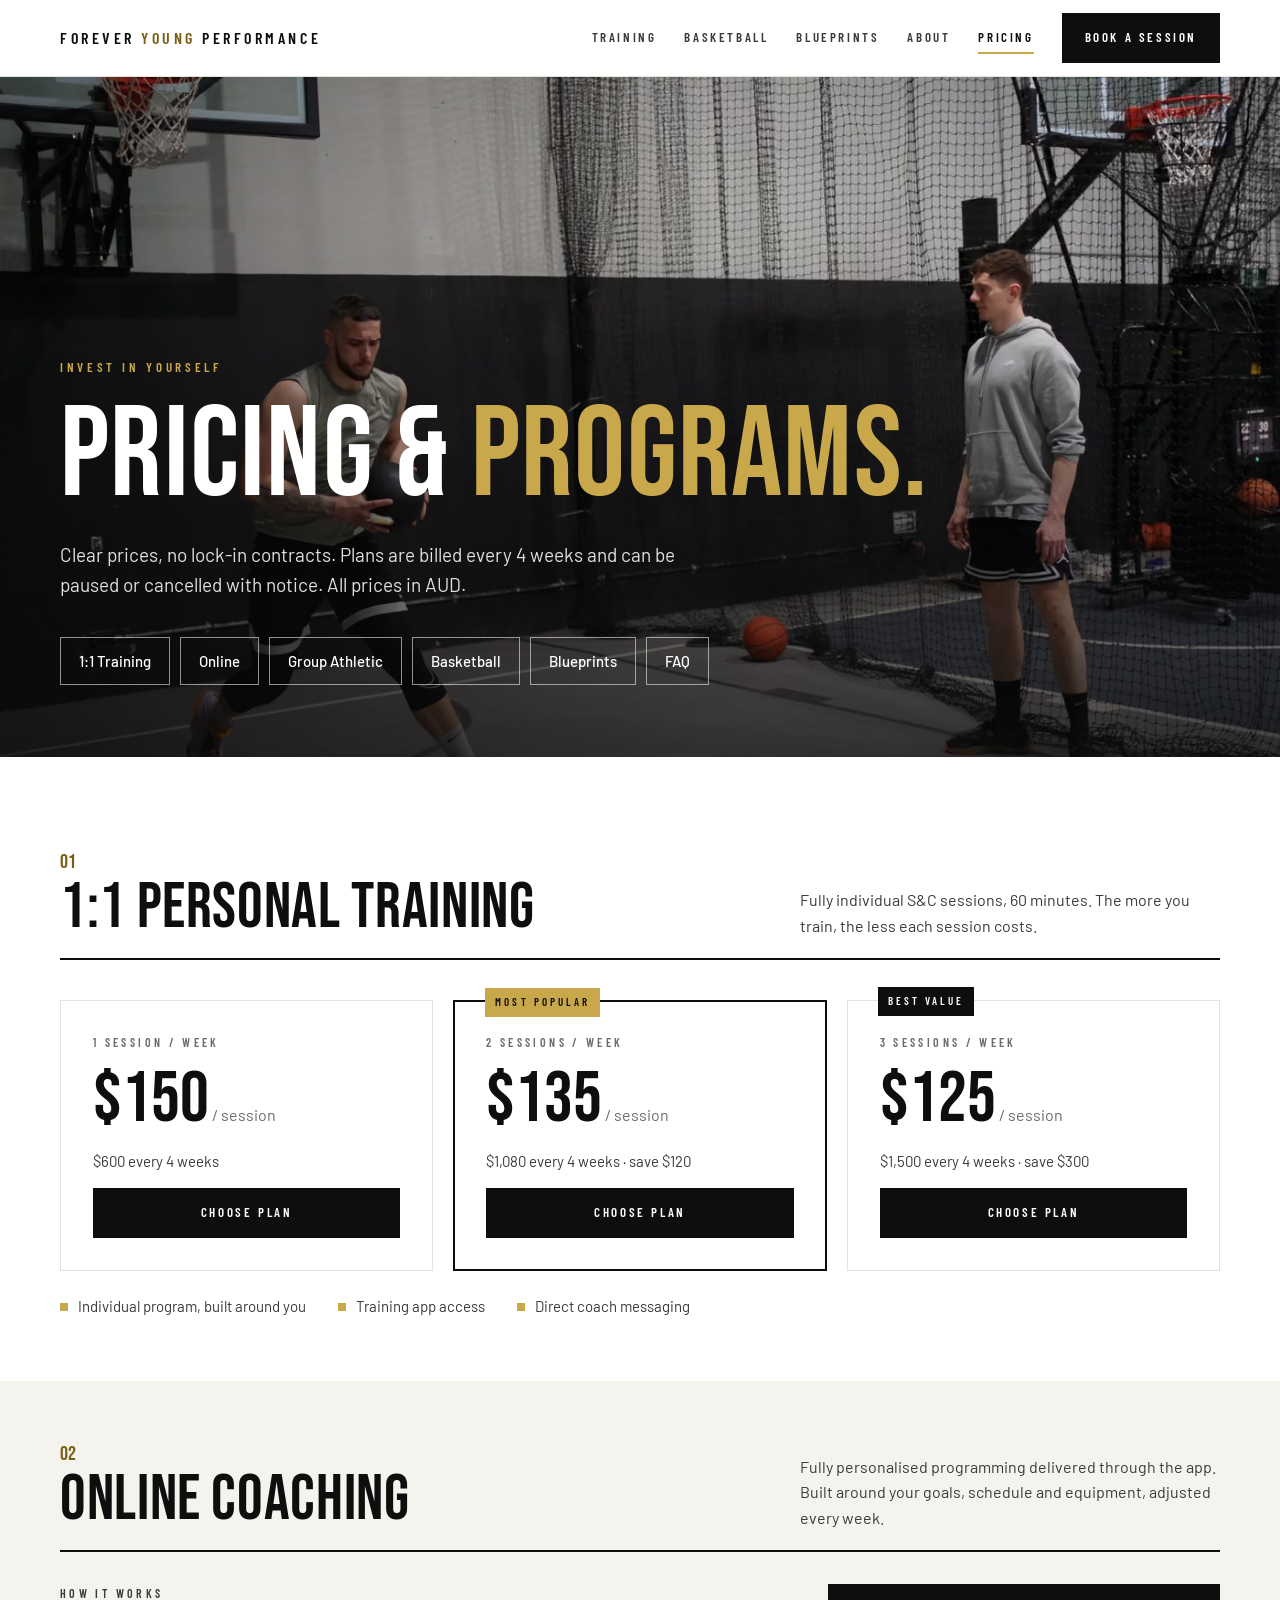
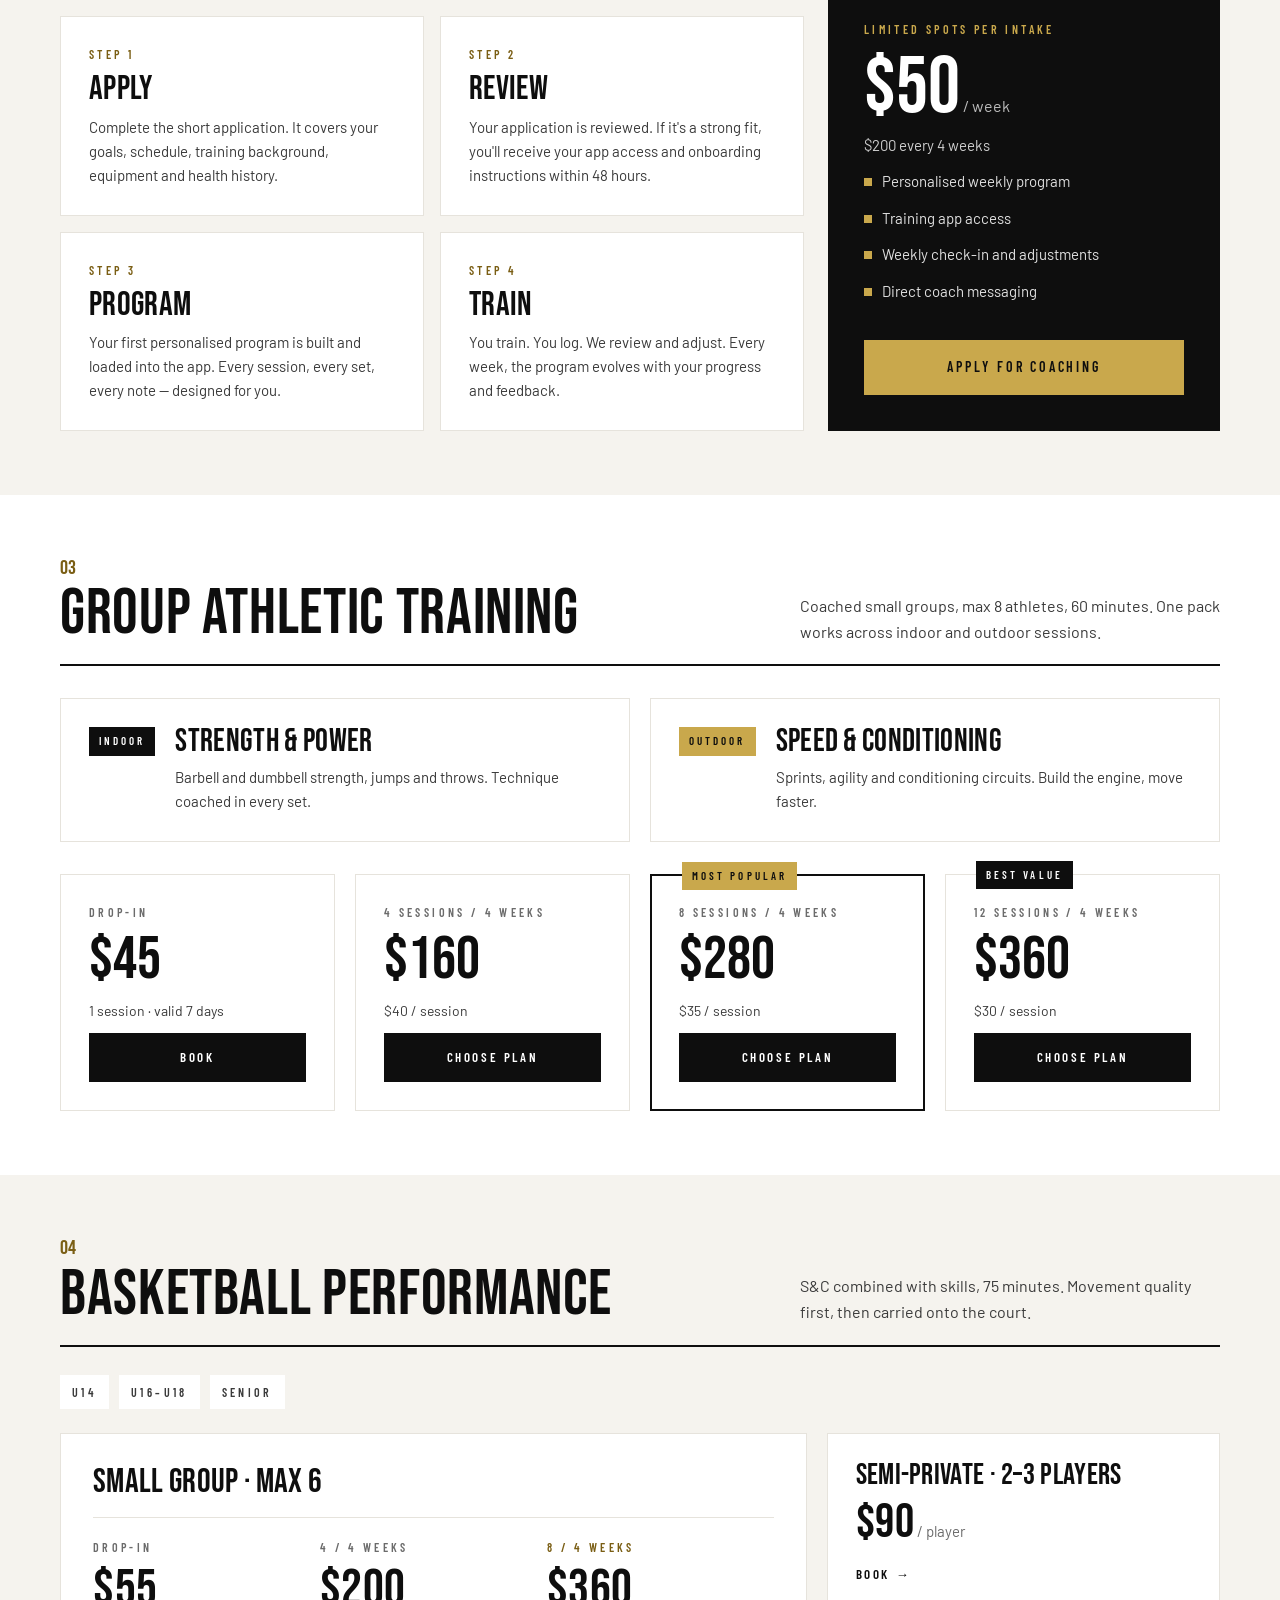
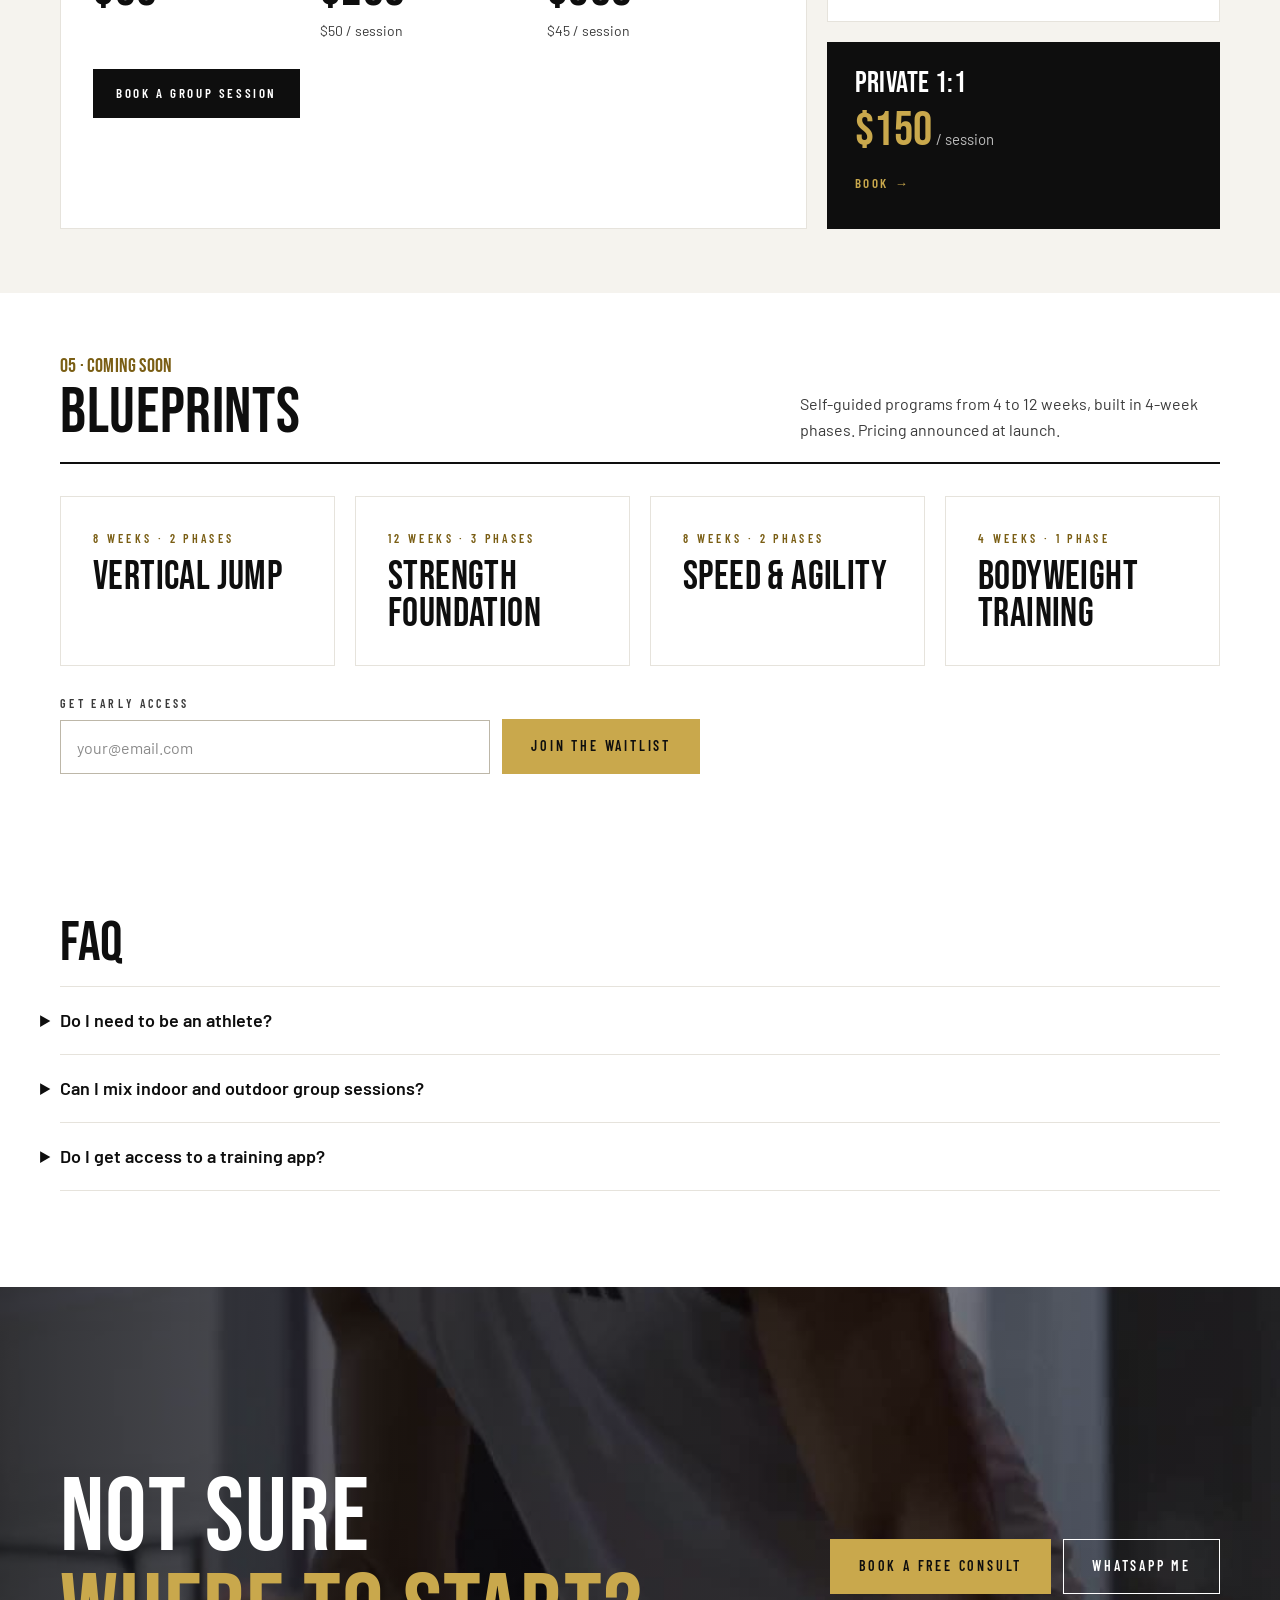
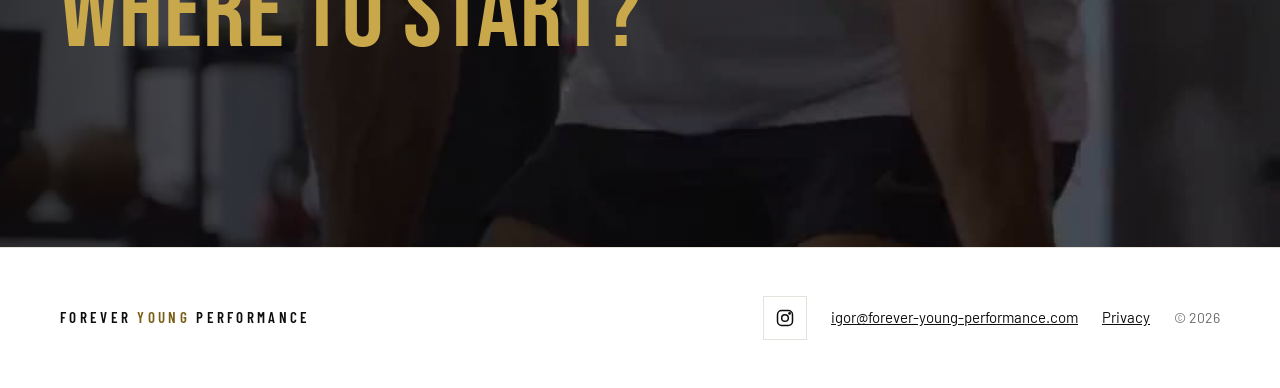
<file: pricing.html>
<!doctype html>
<html lang="en-AU" class="no-js">
<head>
<meta charset="utf-8">
<meta name="viewport" content="width=device-width, initial-scale=1">
<script>document.documentElement.classList.remove("no-js")</script>
<title>Pricing &amp; Programs | Forever Young Performance, Sydney</title>
<meta name="description" content="Clear prices, no lock-in contracts: 1:1 personal training from $125, online coaching $50/week, group athletic training from $30 and basketball performance from $45 per session. All prices in AUD.">
<link rel="canonical" href="https://forever-young-performance.com/pricing">
<meta property="og:type" content="website">
<meta property="og:site_name" content="Forever Young Performance">
<meta property="og:locale" content="en_AU">
<meta property="og:url" content="https://forever-young-performance.com/pricing">
<meta property="og:title" content="Pricing & Programs | Forever Young Performance">
<meta property="og:description" content="1:1 training, online coaching, group athletic training and basketball performance. Clear prices, no lock-in contracts.">
<meta property="og:image" content="https://forever-young-performance.com/assets/img/og.jpg">
<meta property="og:image:width" content="1200">
<meta property="og:image:height" content="630">
<meta name="twitter:card" content="summary_large_image">
<meta name="theme-color" content="#0E0E0E">
<link rel="icon" type="image/png" sizes="32x32" href="/favicon-32.png">
<link rel="icon" type="image/png" sizes="16x16" href="/favicon-16.png">
<link rel="apple-touch-icon" href="/apple-touch-icon.png">
<link rel="preload" as="image" type="image/avif" imagesrcset="/assets/img/basketball-session-800.avif 800w, /assets/img/basketball-session-1400.avif 1400w, /assets/img/basketball-session-2200.avif 2200w" imagesizes="100vw" fetchpriority="high">
<link rel="preconnect" href="https://fonts.googleapis.com">
<link rel="preconnect" href="https://fonts.gstatic.com" crossorigin>
<link rel="stylesheet" href="https://fonts.googleapis.com/css2?family=Bebas+Neue&amp;family=Barlow:wght@400;500;600&amp;family=Barlow+Condensed:wght@500;600&amp;display=swap">
<link rel="stylesheet" href="/assets/css/site.css">
<script src="/assets/js/site.js" defer></script>
<script type="application/ld+json">
{
  "@context": "https://schema.org",
  "@type": "FAQPage",
  "mainEntity": [
    { "@type": "Question", "name": "Do I need to be an athlete?", "acceptedAnswer": { "@type": "Answer", "text": "No. Every session is scaled to your level, from beginners to competitive athletes." } },
    { "@type": "Question", "name": "Can I mix indoor and outdoor group sessions?", "acceptedAnswer": { "@type": "Answer", "text": "Yes. One group pack covers both." } },
    { "@type": "Question", "name": "Do I get access to a training app?", "acceptedAnswer": { "@type": "Answer", "text": "Yes. Your program lives in the app, with a video demo for every exercise. Every session, set and weight you log is saved, so you can track your progressions over time and see exactly how far you've come." } }
  ]
}
</script>
</head>
<body>
<a class="skip" href="#main">Skip to content</a>

<header class="site-header" id="top">
<div class="wrap hdr">
<a class="logo" href="/" aria-label="Forever Young Performance, home">FOREVER <span>YOUNG</span> PERFORMANCE</a>
<button class="menu-btn" type="button" aria-expanded="false" aria-controls="site-nav" aria-label="Open menu">
<svg class="i-open" viewBox="0 0 24 24" fill="none" stroke="currentColor" stroke-width="2" stroke-linecap="square" aria-hidden="true"><path d="M3 6h18M3 12h18M3 18h18"/></svg>
<svg class="i-close" viewBox="0 0 24 24" fill="none" stroke="currentColor" stroke-width="2" stroke-linecap="square" aria-hidden="true"><path d="M5 5l14 14M19 5L5 19"/></svg>
</button>
<nav id="site-nav" class="nav" aria-label="Main">
<a class="nl" href="/#train">Training</a>
<a class="nl" href="/#basketball">Basketball</a>
<a class="nl" href="/#blueprints">Blueprints</a>
<a class="nl" href="/about">About</a>
<a class="nl" href="/pricing" aria-current="page">Pricing</a>
<a class="btn btn-dark btn-sm" href="/apply">Book a session</a>
</nav>
</div>
</header>

<main id="main">

<section class="media-sec p-hero" aria-labelledby="p-title">
<picture>
<source type="image/avif" srcset="/assets/img/basketball-session-800.avif 800w, /assets/img/basketball-session-1400.avif 1400w, /assets/img/basketball-session-2200.avif 2200w" sizes="100vw">
<source type="image/webp" srcset="/assets/img/basketball-session-800.webp 800w, /assets/img/basketball-session-1400.webp 1400w, /assets/img/basketball-session-2200.webp 2200w" sizes="100vw">
<img src="/assets/img/basketball-session-1400.jpg" srcset="/assets/img/basketball-session-800.jpg 800w, /assets/img/basketball-session-1400.jpg 1400w, /assets/img/basketball-session-2200.jpg 2200w" sizes="100vw" width="2200" height="1466" fetchpriority="high" decoding="async" alt="Igor coaching a basketball player through a medicine-ball drill on court">
</picture>
<div class="shade" aria-hidden="true"></div>
<div class="wrap content">
<p class="eb gold" style="margin:0">Invest in yourself</p>
<h1 id="p-title" class="h fs-128" style="margin-top:20px;color:var(--white)">Pricing &amp; <span class="gold">programs.</span></h1>
<p class="lead" style="color:#E0E0E0;max-width:640px;margin:24px 0 0">Clear prices, no lock-in contracts. Plans are billed every 4 weeks and can be paused or cancelled with notice. All prices in AUD.</p>
<nav class="jump" aria-label="Jump to a program">
<a href="#pt">1:1 Training</a>
<a href="#online">Online</a>
<a href="#group">Group Athletic</a>
<a href="#bball">Basketball</a>
<a href="#blueprints">Blueprints</a>
<a href="#faq">FAQ</a>
</nav>
</div>
</section>

<section id="pt" class="psec" style="padding-top:96px" aria-labelledby="pt-title">
<div class="wrap">
<div class="psec-head">
<div><div class="h idx" aria-hidden="true">01</div><h2 id="pt-title" class="h fs-64" style="margin-top:8px">1:1 Personal Training</h2></div>
<p>Fully individual S&amp;C sessions, 60 minutes. The more you train, the less each session costs.</p>
</div>
<div class="grid g-280" style="margin-top:40px;row-gap:32px">
<div class="plan">
<div class="eb muted" style="font-size:12px">1 session / week</div>
<div><span class="price">$150</span><span class="per"> / session</span></div>
<div style="font-size:15px;color:var(--body)">$600 every 4 weeks</div>
<a class="btn btn-dark btn-sm" href="/apply#pt">Choose plan</a>
</div>
<div class="plan feat">
<span class="badge gold-b eb">Most popular</span>
<div class="eb muted" style="font-size:12px">2 sessions / week</div>
<div><span class="price">$135</span><span class="per"> / session</span></div>
<div style="font-size:15px;color:var(--body)">$1,080 every 4 weeks · save $120</div>
<a class="btn btn-dark btn-sm" href="/apply#pt">Choose plan</a>
</div>
<div class="plan">
<span class="badge dark-b eb">Best value</span>
<div class="eb muted" style="font-size:12px">3 sessions / week</div>
<div><span class="price">$125</span><span class="per"> / session</span></div>
<div style="font-size:15px;color:var(--body)">$1,500 every 4 weeks · save $300</div>
<a class="btn btn-dark btn-sm" href="/apply#pt">Choose plan</a>
</div>
</div>
<ul style="display:flex;flex-wrap:wrap;gap:12px 32px;margin:24px 0 0;padding:0;list-style:none">
<li class="li">Individual program, built around you</li>
<li class="li">Training app access</li>
<li class="li">Direct coach messaging</li>
</ul>
</div>
</section>

<section id="online" class="psec sec-alt" aria-labelledby="online-title">
<div class="wrap">
<div class="psec-head">
<div><div class="h idx" aria-hidden="true">02</div><h2 id="online-title" class="h fs-64" style="margin-top:8px">Online Coaching</h2></div>
<p>Fully personalised programming delivered through the app. Built around your goals, schedule and equipment, adjusted every week.</p>
</div>
<div class="split">
<div class="main">
<h3 class="eb" style="color:var(--body);font-size:12px;margin:0 0 14px">How it works</h3>
<ol class="grid g-240" style="gap:16px;list-style:none;margin:0;padding:0">
<li class="steps-card"><div class="eb gold-dkr" style="font-size:12px">Step 1</div><h4 class="h" style="font-size:34px">Apply</h4><p>Complete the short application. It covers your goals, schedule, training background, equipment and health history.</p></li>
<li class="steps-card"><div class="eb gold-dkr" style="font-size:12px">Step 2</div><h4 class="h" style="font-size:34px">Review</h4><p>Your application is reviewed. If it's a strong fit, you'll receive your app access and onboarding instructions within 48 hours.</p></li>
<li class="steps-card"><div class="eb gold-dkr" style="font-size:12px">Step 3</div><h4 class="h" style="font-size:34px">Program</h4><p>Your first personalised program is built and loaded into the app. Every session, every set, every note — designed for you.</p></li>
<li class="steps-card"><div class="eb gold-dkr" style="font-size:12px">Step 4</div><h4 class="h" style="font-size:34px">Train</h4><p>You train. You log. We review and adjust. Every week, the program evolves with your progress and feedback.</p></li>
</ol>
</div>
<div class="side online-box">
<div class="eb gold" style="font-size:12px">Limited spots per intake</div>
<div><span class="price" style="font-size:80px">$50</span><span class="per" style="color:#BDBDBD"> / week</span></div>
<div style="font-size:15px;color:#CFCFCF;margin-top:-6px">$200 every 4 weeks</div>
<ul style="list-style:none;margin:0;padding:0;display:flex;flex-direction:column;gap:14px">
<li class="li">Personalised weekly program</li>
<li class="li">Training app access</li>
<li class="li">Weekly check-in and adjustments</li>
<li class="li">Direct coach messaging</li>
</ul>
<a class="btn btn-gold" style="margin-top:auto" href="/apply#online">Apply for coaching</a>
</div>
</div>
</div>
</section>

<section id="group" class="psec" aria-labelledby="group-title">
<div class="wrap">
<div class="psec-head">
<div><div class="h idx" aria-hidden="true">03</div><h2 id="group-title" class="h fs-64" style="margin-top:8px">Group Athletic Training</h2></div>
<p>Coached small groups, max 8 athletes, 60 minutes. One pack works across indoor and outdoor sessions.</p>
</div>
<div class="grid g-300" style="margin-top:32px">
<div class="gtype">
<div class="eb" style="background:var(--dark);color:var(--white);font-size:11px;padding:6px 10px;flex-shrink:0">Indoor</div>
<div><h3 class="h" style="font-size:32px">Strength &amp; Power</h3><p>Barbell and dumbbell strength, jumps and throws. Technique coached in every set.</p></div>
</div>
<div class="gtype">
<div class="eb" style="background:var(--gold);color:var(--dark);font-size:11px;padding:6px 10px;flex-shrink:0">Outdoor</div>
<div><h3 class="h" style="font-size:32px">Speed &amp; Conditioning</h3><p>Sprints, agility and conditioning circuits. Build the engine, move faster.</p></div>
</div>
</div>
<div class="grid g-220" style="margin-top:32px;row-gap:32px">
<div class="plan sm">
<div class="eb muted" style="font-size:12px">Drop-in</div>
<div><span class="price price-sm">$45</span></div>
<div style="font-size:14px;color:var(--body)">1 session · valid 7 days</div>
<a class="btn btn-dark btn-sm" href="/apply#group">Book</a>
</div>
<div class="plan sm">
<div class="eb muted" style="font-size:12px">4 sessions / 4 weeks</div>
<div><span class="price price-sm">$160</span></div>
<div style="font-size:14px;color:var(--body)">$40 / session</div>
<a class="btn btn-dark btn-sm" href="/apply#group">Choose plan</a>
</div>
<div class="plan sm feat">
<span class="badge gold-b eb">Most popular</span>
<div class="eb muted" style="font-size:12px">8 sessions / 4 weeks</div>
<div><span class="price price-sm">$280</span></div>
<div style="font-size:14px;color:var(--body)">$35 / session</div>
<a class="btn btn-dark btn-sm" href="/apply#group">Choose plan</a>
</div>
<div class="plan sm">
<span class="badge dark-b eb">Best value</span>
<div class="eb muted" style="font-size:12px">12 sessions / 4 weeks</div>
<div><span class="price price-sm">$360</span></div>
<div style="font-size:14px;color:var(--body)">$30 / session</div>
<a class="btn btn-dark btn-sm" href="/apply#group">Choose plan</a>
</div>
</div>
</div>
</section>

<section id="bball" class="psec sec-alt" aria-labelledby="bball-title">
<div class="wrap">
<div class="psec-head">
<div><div class="h idx" aria-hidden="true">04</div><h2 id="bball-title" class="h fs-64" style="margin-top:8px">Basketball Performance</h2></div>
<p>S&amp;C combined with skills, 75 minutes. Movement quality first, then carried onto the court.</p>
</div>
<div class="tags" style="margin-top:28px;gap:10px">
<span class="tag" style="background:var(--white);font-size:12px;padding:8px 12px">U14</span>
<span class="tag" style="background:var(--white);font-size:12px;padding:8px 12px">U16–U18</span>
<span class="tag" style="background:var(--white);font-size:12px;padding:8px 12px">Senior</span>
</div>
<div style="display:flex;flex-wrap:wrap;gap:20px;margin-top:24px">
<div style="flex:2 1 520px;min-width:0;border:1px solid var(--line);background:var(--white);padding:32px">
<h3 class="h" style="font-size:34px">Small group · max 6</h3>
<div class="bb-prices">
<div><div class="eb muted" style="font-size:12px">Drop-in</div><div class="h" style="font-size:52px;margin-top:10px">$55</div></div>
<div><div class="eb muted" style="font-size:12px">4 / 4 weeks</div><div class="h" style="font-size:52px;margin-top:10px">$200</div><div style="font-size:14px;color:var(--body);margin-top:6px">$50 / session</div></div>
<div><div class="eb gold-dkr" style="font-size:12px">8 / 4 weeks</div><div class="h" style="font-size:52px;margin-top:10px">$360</div><div style="font-size:14px;color:var(--body);margin-top:6px">$45 / session</div></div>
</div>
<a class="btn btn-dark btn-sm" href="/apply#basketball" style="margin-top:24px">Book a group session</a>
</div>
<div style="flex:1 1 280px;min-width:0;display:flex;flex-direction:column;gap:20px">
<div style="border:1px solid var(--line);background:var(--white);padding:28px">
<h3 class="h" style="font-size:30px">Semi-private · 2–3 players</h3>
<div style="margin-top:12px"><span class="h" style="font-size:48px">$90</span><span class="per" style="font-size:15px"> / player</span></div>
<a class="more" href="/apply#basketball" style="display:inline-block;margin-top:12px">Book →</a>
</div>
<div style="background:var(--dark);color:var(--white);padding:28px">
<h3 class="h" style="font-size:30px">Private 1:1</h3>
<div style="margin-top:12px"><span class="h gold" style="font-size:48px">$150</span><span style="font-size:15px;color:#BDBDBD"> / session</span></div>
<a class="more" href="/apply#basketball" style="display:inline-block;margin-top:12px;color:var(--gold)">Book →</a>
</div>
</div>
</div>
</div>
</section>

<section id="blueprints" class="psec" aria-labelledby="bp-title">
<div class="wrap">
<div class="psec-head">
<div><div class="h idx">05 · Coming soon</div><h2 id="bp-title" class="h fs-64" style="margin-top:8px">Blueprints</h2></div>
<p>Self-guided programs from 4 to 12 weeks, built in 4-week phases. Pricing announced at launch.</p>
</div>
<div class="grid g-240" style="margin-top:32px">
<div class="bp-card light"><div class="eb gold-dkr" style="font-size:12px">8 weeks · 2 phases</div><h3 class="h" style="font-size:40px">Vertical Jump</h3></div>
<div class="bp-card light"><div class="eb gold-dkr" style="font-size:12px">12 weeks · 3 phases</div><h3 class="h" style="font-size:40px">Strength Foundation</h3></div>
<div class="bp-card light"><div class="eb gold-dkr" style="font-size:12px">8 weeks · 2 phases</div><h3 class="h" style="font-size:40px">Speed &amp; Agility</h3></div>
<div class="bp-card light"><div class="eb gold-dkr" style="font-size:12px">4 weeks · 1 phase</div><h3 class="h" style="font-size:40px">Bodyweight Training</h3></div>
</div>
<form class="waitlist on-light" style="margin-top:28px" name="blueprints-waitlist" method="POST" action="/thanks" data-netlify="true" netlify-honeypot="company">
<input type="hidden" name="form-name" value="blueprints-waitlist">
<p hidden><label>Leave this empty: <input name="company" tabindex="-1" autocomplete="off"></label></p>
<input type="hidden" name="source" value="Pricing">
<div class="fld">
<label for="wl2" class="eb" style="color:var(--body);font-size:12px">Get early access</label>
<input id="wl2" name="email" type="email" required autocomplete="email" placeholder="your@email.com">
</div>
<button type="submit" class="btn btn-gold">Join the waitlist</button>
<p class="form-msg" role="status" aria-live="polite"></p>
</form>
</div>
</section>

<section id="faq" class="psec" style="padding-bottom:96px" aria-labelledby="faq-title">
<div class="wrap">
<h2 id="faq-title" class="h fs-56">FAQ</h2>
<div class="faq">
<details><summary>Do I need to be an athlete?</summary><p>No. Every session is scaled to your level, from beginners to competitive athletes.</p></details>
<details><summary>Can I mix indoor and outdoor group sessions?</summary><p>Yes. One group pack covers both.</p></details>
<details><summary>Do I get access to a training app?</summary><p>Yes. Your program lives in the app, with a video demo for every exercise. Every session, set and weight you log is saved, so you can track your progressions over time and see exactly how far you've come.</p></details>
</div>
</div>
</section>

<section class="media-sec nsure" aria-labelledby="ns-title">
<video class="bg-video" muted loop playsinline preload="metadata" poster="/assets/media/jazz-poster.jpg" aria-hidden="true" tabindex="-1">
<source src="/assets/media/jazz.mp4" type="video/mp4">
</video>
<div class="shade" aria-hidden="true"></div>
<div class="wrap content">
<h2 id="ns-title" class="h fs-104" style="color:var(--white)">Not sure<br><span class="gold">where to start?</span></h2>
<div class="actions">
<a class="btn btn-gold" href="/apply#consult">Book a free consult</a>
<a class="btn btn-ghost-w" href="https://wa.me/61498622225" target="_blank" rel="noopener">WhatsApp me</a>
</div>
</div>
</section>

</main>

<footer class="site-footer">
<div class="wrap">
<div class="logo" style="font-size:15px">FOREVER <span>YOUNG</span> PERFORMANCE</div>
<div class="ft-links">
<a class="ico" href="https://instagram.com/forever_young_performance" target="_blank" rel="noopener" aria-label="Instagram"><svg width="20" height="20" viewBox="0 0 24 24" fill="none" stroke="#0E0E0E" stroke-width="1.8" aria-hidden="true"><rect x="3" y="3" width="18" height="18" rx="5"/><circle cx="12" cy="12" r="4"/><circle cx="17.5" cy="6.5" r="0.8" fill="#0E0E0E"/></svg></a>
<a href="mailto:igor@forever-young-performance.com">igor@forever-young-performance.com</a>
<a href="/privacy">Privacy</a>
<span class="muted" style="font-size:14px">© 2026</span>
</div>
</div>
</footer>

<a href="#top" class="totop" aria-label="Back to top"><svg width="20" height="20" viewBox="0 0 24 24" fill="none" stroke="#C9A84C" stroke-width="2" stroke-linecap="round" stroke-linejoin="round" aria-hidden="true"><path d="M12 19V5"/><path d="M5 12l7-7 7 7"/></svg></a>
</body>
</html>
</file>
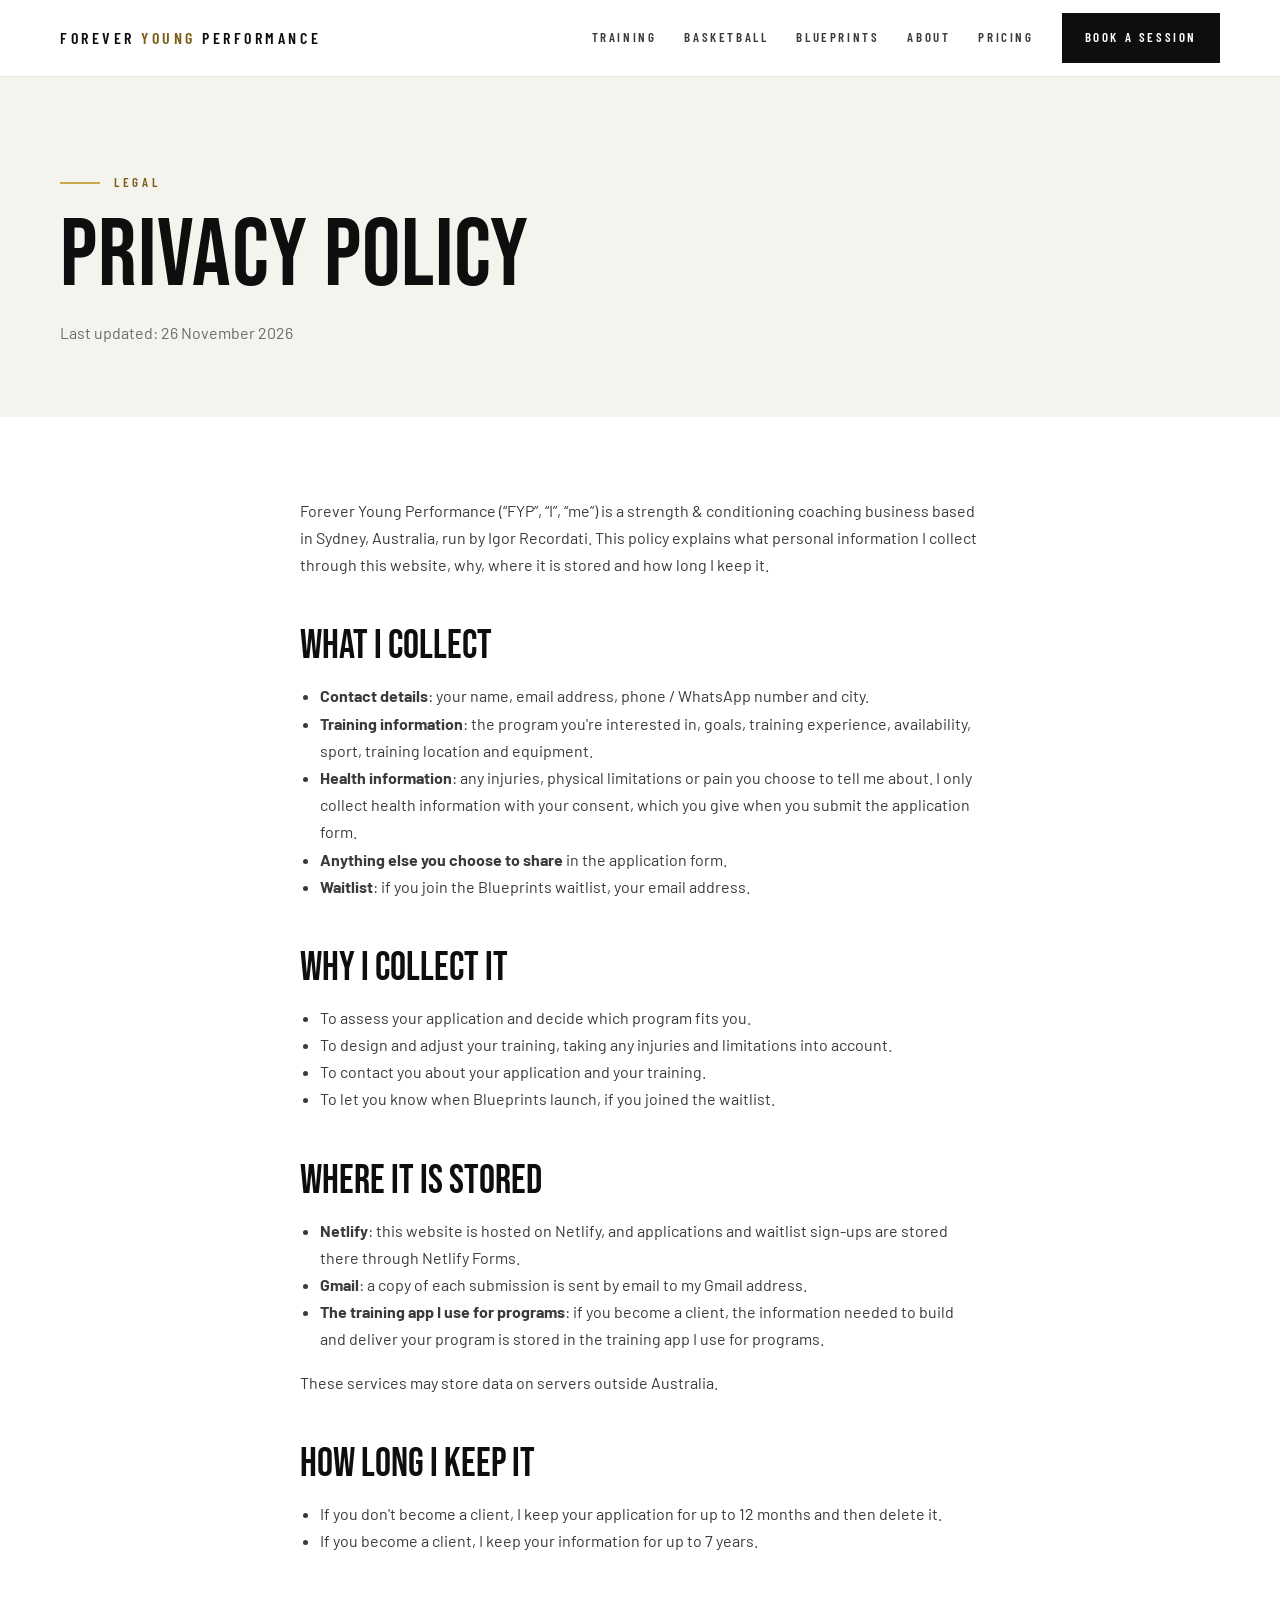
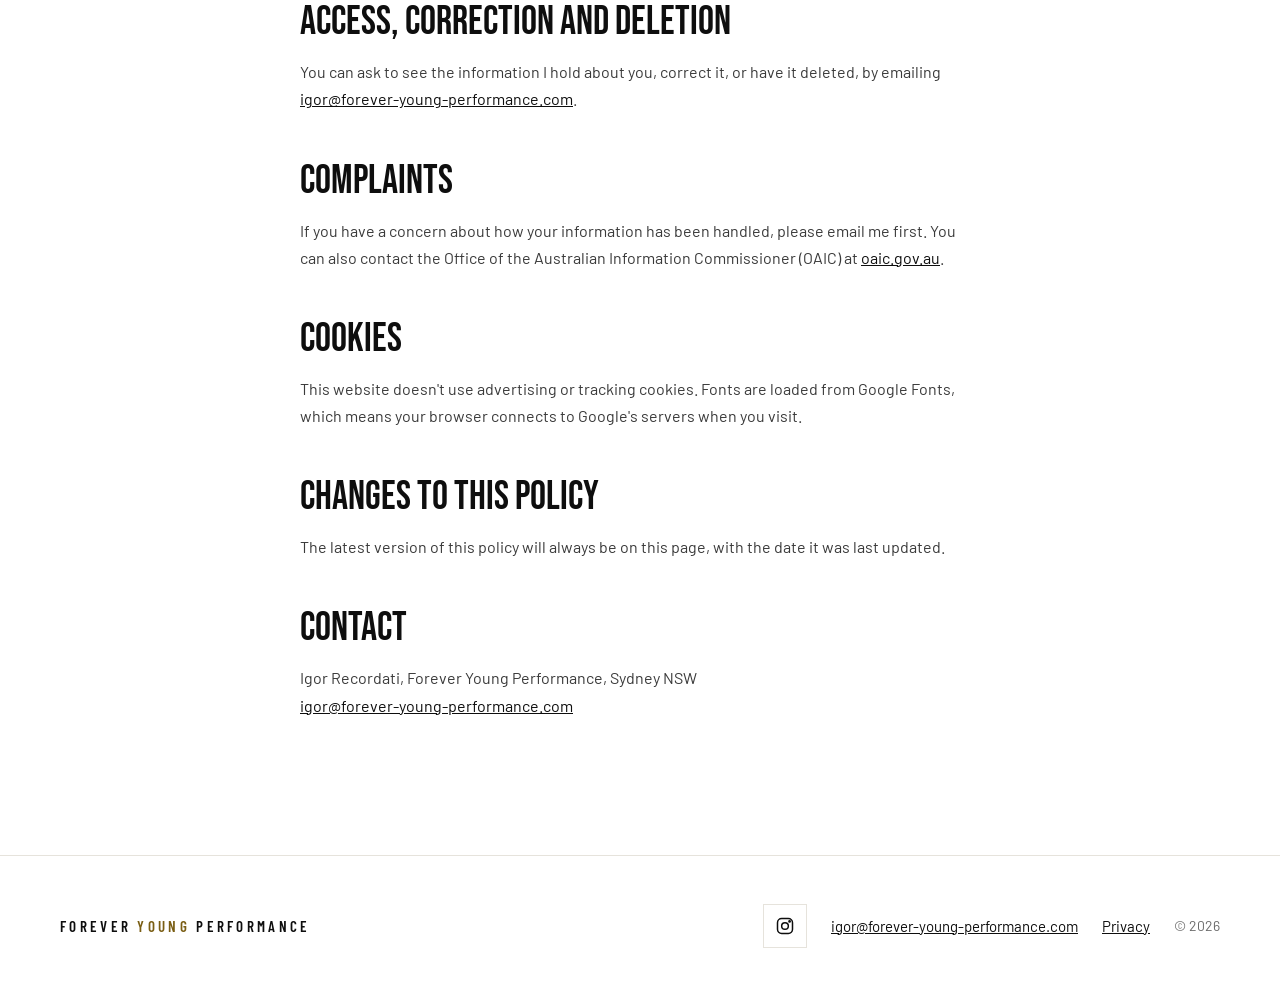
<file: privacy.html>
<!doctype html>
<html lang="en-AU" class="no-js">
<head>
<meta charset="utf-8">
<meta name="viewport" content="width=device-width, initial-scale=1">
<script>document.documentElement.classList.remove("no-js")</script>
<title>Privacy Policy | Forever Young Performance</title>
<meta name="description" content="How Forever Young Performance collects, uses, stores and protects your personal and health information.">
<link rel="canonical" href="https://forever-young-performance.com/privacy">
<meta property="og:type" content="website">
<meta property="og:site_name" content="Forever Young Performance">
<meta property="og:url" content="https://forever-young-performance.com/privacy">
<meta property="og:title" content="Privacy Policy | Forever Young Performance">
<meta property="og:image" content="https://forever-young-performance.com/assets/img/og.jpg">
<meta name="theme-color" content="#0E0E0E">
<link rel="icon" type="image/png" sizes="32x32" href="/favicon-32.png">
<link rel="icon" type="image/png" sizes="16x16" href="/favicon-16.png">
<link rel="apple-touch-icon" href="/apple-touch-icon.png">
<link rel="preconnect" href="https://fonts.googleapis.com">
<link rel="preconnect" href="https://fonts.gstatic.com" crossorigin>
<link rel="stylesheet" href="https://fonts.googleapis.com/css2?family=Bebas+Neue&amp;family=Barlow:wght@400;500;600&amp;family=Barlow+Condensed:wght@500;600&amp;display=swap">
<link rel="stylesheet" href="/assets/css/site.css">
<script src="/assets/js/site.js" defer></script>
</head>
<body>
<a class="skip" href="#main">Skip to content</a>

<header class="site-header" id="top">
<div class="wrap hdr">
<a class="logo" href="/" aria-label="Forever Young Performance, home">FOREVER <span>YOUNG</span> PERFORMANCE</a>
<button class="menu-btn" type="button" aria-expanded="false" aria-controls="site-nav" aria-label="Open menu">
<svg class="i-open" viewBox="0 0 24 24" fill="none" stroke="currentColor" stroke-width="2" stroke-linecap="square" aria-hidden="true"><path d="M3 6h18M3 12h18M3 18h18"/></svg>
<svg class="i-close" viewBox="0 0 24 24" fill="none" stroke="currentColor" stroke-width="2" stroke-linecap="square" aria-hidden="true"><path d="M5 5l14 14M19 5L5 19"/></svg>
</button>
<nav id="site-nav" class="nav" aria-label="Main">
<a class="nl" href="/#train">Training</a>
<a class="nl" href="/#basketball">Basketball</a>
<a class="nl" href="/#blueprints">Blueprints</a>
<a class="nl" href="/about">About</a>
<a class="nl" href="/pricing">Pricing</a>
<a class="btn btn-dark btn-sm" href="/apply">Book a session</a>
</nav>
</div>
</header>

<main id="main">
<section class="sec-alt" style="padding:clamp(64px,9vw,96px) 0 clamp(48px,7vw,72px)">
<div class="wrap">
<p class="eb eb-line gold-dkr" style="margin:0">Legal</p>
<h1 class="h fs-96" style="margin-top:20px">Privacy Policy</h1>
<p class="muted" style="margin:20px 0 0">Last updated: 26 November 2026</p>
</div>
</section>
<section style="padding:clamp(40px,6vw,64px) 0 clamp(80px,10vw,120px)">
<div class="wrap prose">
<p>Forever Young Performance (“FYP”, “I”, “me”) is a strength &amp; conditioning coaching business based in Sydney, Australia, run by Igor Recordati. This policy explains what personal information I collect through this website, why, where it is stored and how long I keep it.</p>

<h2>What I collect</h2>
<ul>
<li><strong>Contact details</strong>: your name, email address, phone / WhatsApp number and city.</li>
<li><strong>Training information</strong>: the program you're interested in, goals, training experience, availability, sport, training location and equipment.</li>
<li><strong>Health information</strong>: any injuries, physical limitations or pain you choose to tell me about. I only collect health information with your consent, which you give when you submit the application form.</li>
<li><strong>Anything else you choose to share</strong> in the application form.</li>
<li><strong>Waitlist</strong>: if you join the Blueprints waitlist, your email address.</li>
</ul>

<h2>Why I collect it</h2>
<ul>
<li>To assess your application and decide which program fits you.</li>
<li>To design and adjust your training, taking any injuries and limitations into account.</li>
<li>To contact you about your application and your training.</li>
<li>To let you know when Blueprints launch, if you joined the waitlist.</li>
</ul>

<h2>Where it is stored</h2>
<ul>
<li><strong>Netlify</strong>: this website is hosted on Netlify, and applications and waitlist sign-ups are stored there through Netlify Forms.</li>
<li><strong>Gmail</strong>: a copy of each submission is sent by email to my Gmail address.</li>
<li><strong>The training app I use for programs</strong>: if you become a client, the information needed to build and deliver your program is stored in the training app I use for programs.</li>
</ul>
<p>These services may store data on servers outside Australia.</p>

<h2>How long I keep it</h2>
<ul>
<li>If you don't become a client, I keep your application for up to 12 months and then delete it.</li>
<li>If you become a client, I keep your information for up to 7 years.</li>
</ul>

<h2>Access, correction and deletion</h2>
<p>You can ask to see the information I hold about you, correct it, or have it deleted, by emailing <a href="mailto:igor@forever-young-performance.com">igor@forever-young-performance.com</a>.</p>

<h2>Complaints</h2>
<p>If you have a concern about how your information has been handled, please email me first. You can also contact the Office of the Australian Information Commissioner (OAIC) at <a href="https://www.oaic.gov.au" target="_blank" rel="noopener">oaic.gov.au</a>.</p>

<h2>Cookies</h2>
<p>This website doesn't use advertising or tracking cookies. Fonts are loaded from Google Fonts, which means your browser connects to Google's servers when you visit.</p>

<h2>Changes to this policy</h2>
<p>The latest version of this policy will always be on this page, with the date it was last updated.</p>

<h2>Contact</h2>
<p>Igor Recordati, Forever Young Performance, Sydney NSW<br><a href="mailto:igor@forever-young-performance.com">igor@forever-young-performance.com</a></p>
</div>
</section>
</main>

<footer class="site-footer">
<div class="wrap">
<div class="logo" style="font-size:15px">FOREVER <span>YOUNG</span> PERFORMANCE</div>
<div class="ft-links">
<a class="ico" href="https://instagram.com/forever_young_performance" target="_blank" rel="noopener" aria-label="Instagram"><svg width="20" height="20" viewBox="0 0 24 24" fill="none" stroke="#0E0E0E" stroke-width="1.8" aria-hidden="true"><rect x="3" y="3" width="18" height="18" rx="5"/><circle cx="12" cy="12" r="4"/><circle cx="17.5" cy="6.5" r="0.8" fill="#0E0E0E"/></svg></a>
<a href="mailto:igor@forever-young-performance.com">igor@forever-young-performance.com</a>
<a href="/privacy">Privacy</a>
<span class="muted" style="font-size:14px">© 2026</span>
</div>
</div>
</footer>

<a href="#top" class="totop" aria-label="Back to top"><svg width="20" height="20" viewBox="0 0 24 24" fill="none" stroke="#C9A84C" stroke-width="2" stroke-linecap="round" stroke-linejoin="round" aria-hidden="true"><path d="M12 19V5"/><path d="M5 12l7-7 7 7"/></svg></a>
</body>
</html>
</file>
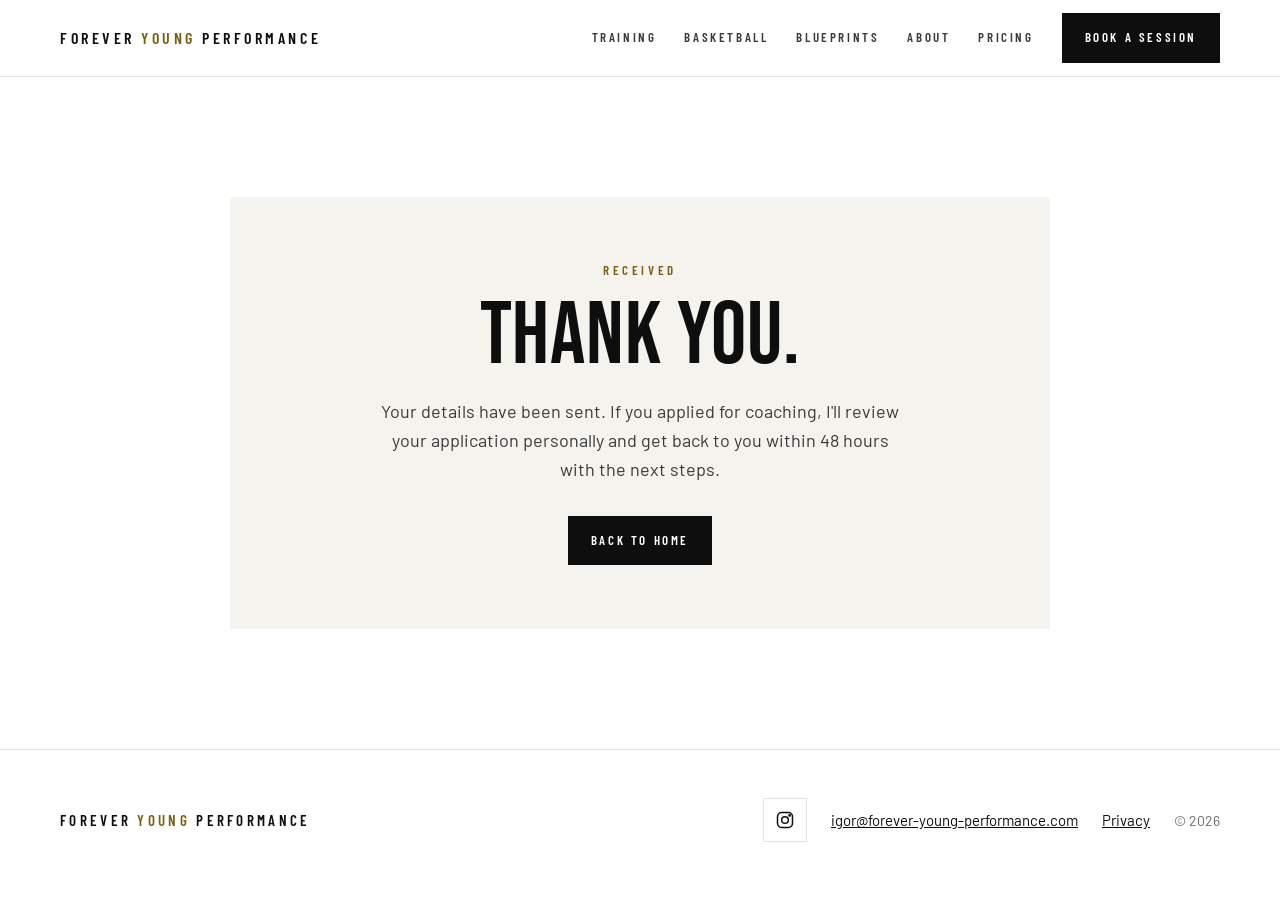
<file: thanks.html>
<!doctype html>
<html lang="en-AU" class="no-js">
<head>
<meta charset="utf-8">
<meta name="viewport" content="width=device-width, initial-scale=1">
<script>document.documentElement.classList.remove("no-js")</script>
<title>Thank you | Forever Young Performance</title>
<meta name="description" content="Your submission has been received.">
<meta name="robots" content="noindex">
<meta name="theme-color" content="#0E0E0E">
<link rel="icon" type="image/png" sizes="32x32" href="/favicon-32.png">
<link rel="icon" type="image/png" sizes="16x16" href="/favicon-16.png">
<link rel="apple-touch-icon" href="/apple-touch-icon.png">
<link rel="preconnect" href="https://fonts.googleapis.com">
<link rel="preconnect" href="https://fonts.gstatic.com" crossorigin>
<link rel="stylesheet" href="https://fonts.googleapis.com/css2?family=Bebas+Neue&amp;family=Barlow:wght@400;500;600&amp;family=Barlow+Condensed:wght@500;600&amp;display=swap">
<link rel="stylesheet" href="/assets/css/site.css">
<script src="/assets/js/site.js" defer></script>
</head>
<body>
<a class="skip" href="#main">Skip to content</a>

<header class="site-header" id="top">
<div class="wrap hdr">
<a class="logo" href="/" aria-label="Forever Young Performance, home">FOREVER <span>YOUNG</span> PERFORMANCE</a>
<button class="menu-btn" type="button" aria-expanded="false" aria-controls="site-nav" aria-label="Open menu">
<svg class="i-open" viewBox="0 0 24 24" fill="none" stroke="currentColor" stroke-width="2" stroke-linecap="square" aria-hidden="true"><path d="M3 6h18M3 12h18M3 18h18"/></svg>
<svg class="i-close" viewBox="0 0 24 24" fill="none" stroke="currentColor" stroke-width="2" stroke-linecap="square" aria-hidden="true"><path d="M5 5l14 14M19 5L5 19"/></svg>
</button>
<nav id="site-nav" class="nav" aria-label="Main">
<a class="nl" href="/#train">Training</a>
<a class="nl" href="/#basketball">Basketball</a>
<a class="nl" href="/#blueprints">Blueprints</a>
<a class="nl" href="/about">About</a>
<a class="nl" href="/pricing">Pricing</a>
<a class="btn btn-dark btn-sm" href="/apply">Book a session</a>
</nav>
</div>
</header>

<main id="main">
<section style="padding:clamp(72px,10vw,120px) 0">
<div class="wrap" style="max-width:900px">
<div class="thanks">
<p class="eb gold-dkr" style="margin:0">Received</p>
<h1 class="h fs-88" style="margin-top:16px">Thank you.</h1>
<p style="font-size:18px;line-height:1.6;color:var(--body);max-width:520px;margin:20px auto 0">Your details have been sent. If you applied for coaching, I'll review your application personally and get back to you within 48 hours with the next steps.</p>
<div class="actions" style="justify-content:center;margin-top:32px"><a class="btn btn-dark btn-sm" href="/">Back to home</a></div>
</div>
</div>
</section>
</main>

<footer class="site-footer">
<div class="wrap">
<div class="logo" style="font-size:15px">FOREVER <span>YOUNG</span> PERFORMANCE</div>
<div class="ft-links">
<a class="ico" href="https://instagram.com/forever_young_performance" target="_blank" rel="noopener" aria-label="Instagram"><svg width="20" height="20" viewBox="0 0 24 24" fill="none" stroke="#0E0E0E" stroke-width="1.8" aria-hidden="true"><rect x="3" y="3" width="18" height="18" rx="5"/><circle cx="12" cy="12" r="4"/><circle cx="17.5" cy="6.5" r="0.8" fill="#0E0E0E"/></svg></a>
<a href="mailto:igor@forever-young-performance.com">igor@forever-young-performance.com</a>
<a href="/privacy">Privacy</a>
<span class="muted" style="font-size:14px">© 2026</span>
</div>
</div>
</footer>

<a href="#top" class="totop" aria-label="Back to top"><svg width="20" height="20" viewBox="0 0 24 24" fill="none" stroke="#C9A84C" stroke-width="2" stroke-linecap="round" stroke-linejoin="round" aria-hidden="true"><path d="M12 19V5"/><path d="M5 12l7-7 7 7"/></svg></a>
</body>
</html>
</file>
<file: assets/css/site.css>
/* Forever Young Performance — shared styles */
:root{
  --white:#FFFFFF;--alt:#F5F3EE;--dark:#0E0E0E;--dark-2:#141414;--dark-3:#1A1A1A;
  --text:#0E0E0E;--body:#3A3A3A;--muted:#6B6B6B;--line:#E6E3DC;--line-2:#CFC9BB;--chip:#F2F0EA;
  --gold:#C9A84C;--gold-dk:#9C7A22;--gold-dkr:#7A5E14;
  --f-head:'Bebas Neue',Impact,'Arial Narrow',sans-serif;
  --f-body:'Barlow',system-ui,-apple-system,'Segoe UI',sans-serif;
  --f-cond:'Barlow Condensed','Arial Narrow',sans-serif;
  --f-anton:'Anton','Bebas Neue',Impact,sans-serif;
}
*,*::before,*::after{box-sizing:border-box}
html{scroll-behavior:smooth;-webkit-text-size-adjust:100%}
@media (prefers-reduced-motion:reduce){html{scroll-behavior:auto}*{transition:none!important}}
body{margin:0;background:var(--white);color:var(--text);font-family:var(--f-body);font-size:16px;line-height:1.5;overflow-x:hidden}
img,video{max-width:100%;display:block}
a{color:var(--text)}a:hover{color:var(--gold-dkr)}
:focus-visible{outline:2px solid var(--gold);outline-offset:2px}
[hidden]{display:none!important}
.sr-only{position:absolute!important;width:1px;height:1px;padding:0;margin:-1px;overflow:hidden;clip:rect(0,0,0,0);white-space:nowrap;border:0}
.skip{position:absolute;left:16px;top:-60px;z-index:100;background:var(--dark);color:var(--white);padding:12px 18px;font-family:var(--f-cond);font-weight:600;letter-spacing:.15em;text-transform:uppercase;text-decoration:none}
.skip:focus{top:12px;color:var(--white)}
section[id],[id].anchor{scroll-margin-top:24px}

/* Type */
.h{font-family:var(--f-head);font-weight:400;letter-spacing:.01em;margin:0;line-height:.92}
.eb{font-family:var(--f-cond);font-weight:600;letter-spacing:.28em;text-transform:uppercase;font-size:13px}
.eb-line{display:flex;align-items:center;gap:14px}
.eb-line::before{content:"";width:40px;height:2px;background:var(--gold);display:inline-block;flex-shrink:0}
.eb-line.both::after{content:"";width:40px;height:2px;background:var(--gold);display:inline-block;flex-shrink:0}
.eb-line.both{justify-content:center}
.gold{color:var(--gold)}.gold-dk{color:var(--gold-dk)}.gold-dkr{color:var(--gold-dkr)}
.lead{font-size:19px;line-height:1.6}
.bp{font-size:17px;line-height:1.7;color:var(--body);margin:0}
.muted{color:var(--muted)}
.fs-160{font-size:clamp(64px,13vw,160px)}
.fs-140{font-size:clamp(60px,11.5vw,140px)}
.fs-136{font-size:clamp(56px,11vw,136px)}
.fs-128{font-size:clamp(56px,10.5vw,128px)}
.fs-104{font-size:clamp(52px,8.6vw,104px)}
.fs-96{font-size:clamp(50px,8vw,96px)}
.fs-88{font-size:clamp(50px,7.4vw,88px)}
.fs-80{font-size:clamp(48px,6.8vw,80px)}
.fs-64{font-size:clamp(40px,5.6vw,64px)}
.fs-56{font-size:clamp(40px,5vw,56px)}

/* Layout */
.wrap{max-width:1240px;margin:0 auto;padding:0 40px}
@media (max-width:600px){.wrap{padding:0 20px}}
.sec{padding:120px 0}
.sec-alt{background:var(--alt)}
.sec-dark{background:var(--dark);color:var(--white)}
@media (max-width:700px){.sec{padding:80px 0}}
.row-head{display:flex;flex-wrap:wrap;justify-content:space-between;align-items:flex-end;gap:24px}
.grid{display:grid;gap:20px}
.g-260{grid-template-columns:repeat(auto-fit,minmax(min(260px,100%),1fr))}
.g-240{grid-template-columns:repeat(auto-fit,minmax(min(240px,100%),1fr))}
.g-280{grid-template-columns:repeat(auto-fit,minmax(min(280px,100%),1fr))}
.g-300{grid-template-columns:repeat(auto-fit,minmax(min(300px,100%),1fr))}
.g-220{grid-template-columns:repeat(auto-fit,minmax(min(220px,100%),1fr))}
.actions{display:flex;flex-wrap:wrap;gap:12px}

/* Buttons */
.btn{display:inline-block;text-align:center;text-decoration:none;font-family:var(--f-cond);font-weight:600;letter-spacing:.2em;text-transform:uppercase;font-size:14px;padding:18px 28px;border:1.5px solid transparent;cursor:pointer;line-height:1.2;min-height:44px}
.btn-sm{font-size:13px;padding:16px 22px}
.btn-dark{background:var(--dark);color:var(--white);border-color:var(--dark)}
.btn-dark:hover{color:var(--gold)}
.btn-gold{background:var(--gold);color:var(--dark);border-color:var(--gold)}
.btn-gold:hover{background:#D6B862;color:var(--dark)}
.btn-ghost-w{background:transparent;color:var(--white);border-color:var(--white)}
.btn-ghost-w:hover{background:var(--white);color:var(--dark)}
.btn-ghost-d{background:transparent;color:var(--dark);border-color:var(--dark)}
.btn-ghost-d:hover{background:var(--dark);color:var(--white)}
@media (max-width:420px){.actions .btn{flex:1 1 100%}}

/* Header */
.site-header{position:relative;z-index:40;border-bottom:1px solid var(--line);background:var(--white)}
.hdr{display:flex;align-items:center;justify-content:space-between;gap:16px;min-height:76px}
.logo{text-decoration:none;font-family:var(--f-cond);font-weight:600;letter-spacing:.22em;font-size:16px;color:var(--text);white-space:nowrap}
.logo span{color:var(--gold-dkr)}
.nav{display:flex;gap:28px;align-items:center}
.nl{font-family:var(--f-cond);font-weight:600;letter-spacing:.2em;text-transform:uppercase;font-size:13px;text-decoration:none;color:var(--body);padding:6px 0}
.nl[aria-current="page"]{color:var(--text);border-bottom:2px solid var(--gold);padding-bottom:4px}
.menu-btn{display:none;align-items:center;justify-content:center;width:48px;height:48px;margin-right:-10px;background:none;border:0;cursor:pointer;color:var(--text)}
.menu-btn svg{width:26px;height:26px}
.menu-btn .i-close{display:none}
.menu-btn[aria-expanded="true"] .i-open{display:none}
.menu-btn[aria-expanded="true"] .i-close{display:block}
@media (max-width:960px){
  .logo{font-size:14px;letter-spacing:.16em}
  .menu-btn{display:inline-flex}
  .nav{position:absolute;left:0;right:0;top:100%;flex-direction:column;align-items:stretch;gap:0;background:var(--white);border-bottom:1px solid var(--line);padding:8px 20px 24px;box-shadow:0 18px 30px rgba(0,0,0,.08);
    visibility:hidden;opacity:0;transform:translateY(-8px);transition:opacity .2s,transform .2s,visibility 0s linear .2s}
  .nav.open{visibility:visible;opacity:1;transform:none;transition:opacity .2s,transform .2s}
  .nav .nl{font-size:16px;padding:16px 0;border-bottom:1px solid var(--line)}
  .nav .nl[aria-current="page"]{border-bottom:1px solid var(--line);color:var(--gold-dkr)}
  .nav .btn{margin-top:20px}
  .no-js .nav{position:static;visibility:visible;opacity:1;transform:none;box-shadow:none;border:0;padding:0 0 16px}
}
@media (max-width:360px){.logo{font-size:12.5px;letter-spacing:.12em}}

/* Hero / media sections */
.media-sec{position:relative;background:var(--dark-2);color:var(--white);overflow:hidden;display:flex}
.media-sec>video,.media-sec>picture,.media-sec>picture img,.media-sec>.bg-media{position:absolute;inset:0;width:100%;height:100%;object-fit:cover}
.media-sec .shade{position:absolute;inset:0;pointer-events:none}
.media-sec .content{position:relative;width:100%}
.hero{min-height:min(800px,100svh);align-items:flex-end}
.hero video{object-position:center 35%}
.hero .shade{background:linear-gradient(90deg,rgba(10,10,10,.72) 0%,rgba(10,10,10,.4) 38%,rgba(10,10,10,.08) 70%,rgba(10,10,10,0) 100%)}
@media (max-width:700px){.hero .shade{background:linear-gradient(to top,rgba(10,10,10,.85) 0%,rgba(10,10,10,.55) 50%,rgba(10,10,10,.2) 100%)}}
.hero .content{padding-top:120px;padding-bottom:72px}
.stats{display:flex;flex-wrap:wrap;gap:32px 56px;margin-top:64px;border-top:1px solid rgba(255,255,255,.22);padding-top:28px}
.stats .h{font-size:56px}
@media (max-width:600px){.stats{gap:24px 36px;margin-top:44px}.stats .h{font-size:44px}}

/* Cards */
.card{border:1px solid var(--line);padding:32px;display:flex;flex-direction:column;gap:14px;background:var(--white)}
@media (max-width:420px){.card{padding:24px}}
.card .num{font-size:44px;color:var(--gold-dk)}
.card p{font-size:15px;line-height:1.6;color:var(--body);margin:0}
.card .grow{flex-grow:1}
.price-from{font-size:15px;color:var(--muted)}
.price-from strong{color:var(--text);font-size:20px}
.tag{font-family:var(--f-cond);font-weight:600;letter-spacing:.28em;text-transform:uppercase;font-size:11px;padding:6px 10px;background:var(--chip);color:var(--body);display:inline-block}
.tags{display:flex;flex-wrap:wrap;gap:8px}
.more{font-family:var(--f-cond);font-weight:600;letter-spacing:.2em;text-transform:uppercase;font-size:13px;text-decoration:none;color:var(--text);padding:8px 0}
.bullet{display:flex;gap:12px;align-items:center;font-size:16px;font-weight:500}
.bullet::before{content:"";width:10px;height:10px;background:var(--gold);flex-shrink:0}
.li{display:flex;gap:10px;align-items:baseline;font-size:15px;line-height:1.5;color:var(--body)}
.li::before{content:"";width:8px;height:8px;background:var(--gold);flex-shrink:0;transform:translateY(-1px)}
.pill{border:1px solid var(--line-2);padding:10px 14px;font-size:14px;background:var(--white)}

/* Basketball band */
.bball-band{height:860px;max-height:100svh;min-height:600px;flex-direction:column;justify-content:flex-end;background:var(--dark-3)}
.bball-band video{object-position:center 40%}
.bball-band .shade{background:linear-gradient(to top,rgba(10,10,10,.82) 0%,rgba(10,10,10,.45) 26%,rgba(10,10,10,.08) 50%,rgba(10,10,10,0) 100%)}
.bball-band .content{padding-top:64px;padding-bottom:72px;display:flex;flex-wrap:wrap;justify-content:space-between;align-items:flex-end;gap:28px}

/* Method */
.method{display:grid;grid-template-columns:repeat(auto-fit,minmax(min(240px,100%),1fr));margin-top:56px;border-top:2px solid var(--dark)}
.method>div{padding:28px 28px 8px 0}
.method p{font-size:15px;line-height:1.6;color:var(--body);margin:12px 0 0}

/* Blueprints */
.bp-card{background:var(--dark-3);border:1px solid #2C2C2C;padding:28px;display:flex;flex-direction:column;gap:12px}
.bp-card.light{background:var(--white);border-color:var(--line);padding:32px}

/* Waitlist form */
.waitlist{display:flex;flex-wrap:wrap;gap:12px;align-items:flex-end;margin-top:48px;max-width:640px}
.waitlist .fld{flex:1 1 280px;display:flex;flex-direction:column;gap:8px}
.waitlist input[type=email]{background:transparent;border:1px solid #5A5A5A;color:var(--white);font-family:var(--f-body);font-size:16px;padding:16px;min-height:54px;border-radius:0}
.waitlist.on-light input[type=email]{border-color:#BDB7A8;color:var(--text);background:var(--white)}
.waitlist input::placeholder{color:#8A8A8A}
.waitlist .btn{padding:18px 28px;min-height:54px}
.form-msg{flex:1 1 100%;font-size:15px;margin:4px 0 0}
.form-msg.ok{color:var(--gold)}
.on-light .form-msg.ok{color:var(--gold-dkr)}
.form-msg.err{color:#FF8A80}
.on-light .form-msg.err,.apply-form .form-msg.err{color:#B3261E}

/* CTA video bands */
.ready{min-height:620px;align-items:center;text-align:center}
.ready .shade{background:radial-gradient(ellipse at center,rgba(10,10,10,.5) 0%,rgba(10,10,10,.25) 60%,rgba(10,10,10,.15) 100%)}
.ready .content{padding-top:120px;padding-bottom:120px}
.ready .actions{justify-content:center;margin-top:40px}
.nsure{min-height:560px;align-items:center}
.nsure video{object-position:center 35%}
.nsure .shade{background:linear-gradient(90deg,rgba(10,10,10,.7) 0%,rgba(10,10,10,.35) 45%,rgba(10,10,10,.08) 100%)}
@media (max-width:700px){.nsure .shade{background:rgba(10,10,10,.55)}.ready{min-height:520px}}
.nsure .content{padding-top:100px;padding-bottom:100px;display:flex;flex-wrap:wrap;justify-content:space-between;align-items:center;gap:32px}

/* Pricing */
.p-hero{min-height:680px;align-items:flex-end}
.p-hero img{object-position:center 40%}
.p-hero .shade{background:linear-gradient(to top,rgba(10,10,10,.72) 0%,rgba(10,10,10,.3) 40%,rgba(10,10,10,0) 70%),linear-gradient(90deg,rgba(10,10,10,.35) 0%,rgba(10,10,10,0) 55%)}
@media (max-width:700px){.p-hero{min-height:600px}.p-hero .shade{background:linear-gradient(to top,rgba(10,10,10,.85) 0%,rgba(10,10,10,.45) 60%,rgba(10,10,10,.15) 100%)}}
.p-hero .content{padding-top:120px;padding-bottom:72px}
.jump{display:flex;flex-wrap:wrap;gap:10px;margin-top:36px}
.jump a{border:1px solid rgba(255,255,255,.55);color:var(--white);padding:12px 18px;text-decoration:none;font-size:15px;font-weight:500;min-height:44px}
.jump a:hover{background:var(--white);color:var(--dark)}
.psec{padding:64px 0}
.psec-head{display:flex;flex-wrap:wrap;justify-content:space-between;align-items:flex-end;gap:16px;border-bottom:2px solid var(--dark);padding-bottom:20px}
.psec-head p{font-size:16px;color:var(--body);margin:0;max-width:420px;line-height:1.6}
.psec-head .idx{font-size:20px;color:var(--gold-dkr)}
.plan{position:relative;border:1px solid var(--line);background:var(--white);padding:32px;display:flex;flex-direction:column;gap:16px}
.plan.feat{border:2px solid var(--dark);padding:31px}
.plan.sm{padding:28px;gap:12px}.plan.sm.feat{padding:27px}
.plan .badge{position:absolute;top:-14px;left:30px;font-size:11px;padding:6px 10px}
.badge.gold-b{background:var(--gold);color:var(--dark)}
.badge.dark-b{background:var(--dark);color:var(--white)}
.plan .btn{margin-top:auto}
.price{font-family:var(--f-head);line-height:.92;font-size:72px}
.price-sm{font-size:60px}
.per{font-size:16px;color:var(--muted)}
.steps-card{background:var(--white);border:1px solid var(--line);padding:28px;display:flex;flex-direction:column;gap:10px}
.steps-card p{font-size:15px;line-height:1.6;color:var(--body);margin:0}
.online-box{background:var(--dark);color:var(--white);padding:36px;display:flex;flex-direction:column;gap:14px}
.online-box .li{color:#E0E0E0}
.split{display:flex;flex-wrap:wrap;gap:24px;margin-top:32px;align-items:stretch}
.split>.main{flex:2 1 560px;min-width:0}
.split>.side{flex:1 1 300px;min-width:0}
.gtype{background:var(--white);border:1px solid var(--line);padding:28px;display:flex;gap:20px;align-items:flex-start}
.gtype p{font-size:15px;line-height:1.6;color:var(--body);margin:8px 0 0}
@media (max-width:420px){.gtype{flex-direction:column;gap:12px}}
.bb-prices{display:grid;grid-template-columns:repeat(auto-fit,minmax(min(150px,100%),1fr));margin-top:20px;border-top:1px solid var(--line)}
.bb-prices>div{padding:20px 20px 4px 0}
.faq{margin-top:16px;border-top:1px solid var(--line)}
.faq details{border-bottom:1px solid var(--line);padding:20px 0}
.faq summary{font-size:18px;font-weight:600;cursor:pointer;list-style-position:outside}
.faq p{font-size:15px;line-height:1.6;color:var(--body);margin:12px 0 0;max-width:760px}

/* About */
.founder{display:flex;flex-wrap:wrap;gap:24px;align-items:stretch}
.founder .photo{flex:1 1 420px;min-width:0;min-height:620px;background:#E9E5DB;overflow:hidden;position:relative}
.founder .photo img{position:absolute;inset:0;width:100%;height:100%;object-fit:cover;object-position:center top}
.founder .bio{flex:1.15 1 480px;min-width:0;background:var(--alt);padding:64px 56px;display:flex;flex-direction:column;gap:20px}
@media (max-width:700px){.founder .photo{min-height:460px}.founder .bio{padding:40px 24px}}
.role{font-family:var(--f-cond);font-weight:600;font-size:20px;letter-spacing:.08em;text-transform:uppercase;color:var(--body)}
.philo{display:flex;flex-wrap:wrap;gap:48px 64px;margin-top:56px;align-items:flex-start}
.philo .logo-col{flex:0 1 340px;min-width:0;display:flex;justify-content:center}
.philo .txt{flex:1 1 480px;min-width:0;display:flex;flex-direction:column;gap:24px}
.gold-band{background:var(--gold);padding:80px 0}
.gold-band .wrap{display:flex;flex-wrap:wrap;justify-content:space-between;align-items:center;gap:32px}

/* Apply */
.apply-h{margin:0;max-width:920px;font-family:var(--f-anton);font-weight:400;text-transform:uppercase;font-size:clamp(44px,7vw,104px);line-height:.98;color:var(--dark-2);text-wrap:balance}
.apply-form .fs{border:0;margin:0 0 56px;padding:0;min-width:0}
.lg{font-family:var(--f-cond);font-weight:600;letter-spacing:.28em;text-transform:uppercase;font-size:14px;color:var(--gold-dkr);padding:0 0 14px;margin-bottom:28px;border-bottom:1.5px solid var(--gold);width:100%}
.lb{display:block;font-family:var(--f-cond);font-weight:600;letter-spacing:.16em;text-transform:uppercase;font-size:13px;color:var(--body);margin-bottom:10px}
.in{width:100%;font-family:var(--f-body);font-size:16px;color:var(--text);background:var(--white);border:1px solid var(--line-2);border-radius:0;padding:14px 16px;min-height:52px}
select.in{appearance:none;-webkit-appearance:none;background-image:url("data:image/svg+xml,%3Csvg xmlns='http://www.w3.org/2000/svg' width='12' height='8' viewBox='0 0 12 8'%3E%3Cpath d='M1 1l5 5 5-5' fill='none' stroke='%230E0E0E' stroke-width='1.6'/%3E%3C/svg%3E");background-repeat:no-repeat;background-position:right 16px center;padding-right:44px}
.in:focus{outline:2px solid var(--gold);outline-offset:1px;border-color:var(--dark)}
textarea.in{min-height:120px;resize:vertical}
.in[aria-invalid="true"]{border-color:#B3261E}
.fgrid{display:grid;grid-template-columns:repeat(auto-fit,minmax(min(260px,100%),1fr));gap:24px}
.mt24{margin-top:24px}
.chips{display:flex;flex-wrap:wrap;gap:10px}
.chip{position:relative;display:inline-flex}
.chip input{position:absolute;opacity:0;width:1px;height:1px;margin:0}
.chip span{font-family:var(--f-body);font-size:15px;font-weight:500;padding:12px 18px;cursor:pointer;min-height:44px;display:inline-flex;align-items:center;background:var(--white);color:var(--text);border:1px solid var(--line-2);user-select:none}
.chip input:checked+span{background:var(--dark);color:var(--white);border-color:var(--dark)}
.chip input:focus-visible+span{outline:2px solid var(--gold);outline-offset:2px}
.chip span:hover{border-color:var(--dark)}
.field-err{color:#B3261E;font-size:14px;margin:10px 0 0}
.consent{display:flex;gap:14px;align-items:flex-start;text-align:left;max-width:680px;margin:0 auto 32px;font-size:15px;line-height:1.6;color:var(--body)}
.consent input{width:22px;height:22px;flex-shrink:0;margin:2px 0 0;accent-color:var(--dark)}
.submit-wrap{border-top:1px solid var(--line);padding-top:40px;text-align:center}
.btn-submit{font-size:15px;letter-spacing:.22em;padding:22px 48px}
.btn-submit[disabled]{opacity:.6;cursor:progress}
.alert{padding:18px 20px;margin:24px auto 0;max-width:680px;text-align:left;font-size:15px;line-height:1.6}
.alert-err{background:#FCEDEC;border-left:4px solid #B3261E;color:#5F1410}
.alert-err a{color:#5F1410}
.thanks{background:var(--alt);padding:64px 40px;text-align:center}
@media (max-width:600px){.thanks{padding:48px 20px}}

/* Prose (privacy) */
.prose{max-width:760px}
.prose h2{font-family:var(--f-head);font-weight:400;font-size:clamp(32px,4vw,40px);line-height:1;margin:48px 0 12px}
.prose p,.prose li{font-size:16px;line-height:1.7;color:var(--body)}
.prose ul{padding-left:20px}

/* Footer */
.site-footer{border-top:1px solid var(--line);padding:48px 0}
.site-footer .wrap{display:flex;flex-wrap:wrap;justify-content:space-between;align-items:center;gap:24px}
.ft-links{display:flex;flex-wrap:wrap;gap:16px 24px;align-items:center}
.ft-links a{font-size:15px}
.ico{display:flex;align-items:center;justify-content:center;width:44px;height:44px;border:1px solid var(--line)}
.ico:hover{border-color:var(--dark)}

/* Back to top */
.totop{position:fixed;right:24px;bottom:24px;width:52px;height:52px;display:flex;align-items:center;justify-content:center;background:var(--dark);border:1px solid var(--gold);z-index:50;text-decoration:none;opacity:0;pointer-events:none;transition:opacity .25s}
.totop.show{opacity:1;pointer-events:auto}
@media (max-width:600px){.totop{right:16px;bottom:16px;width:48px;height:48px}}
</file>
